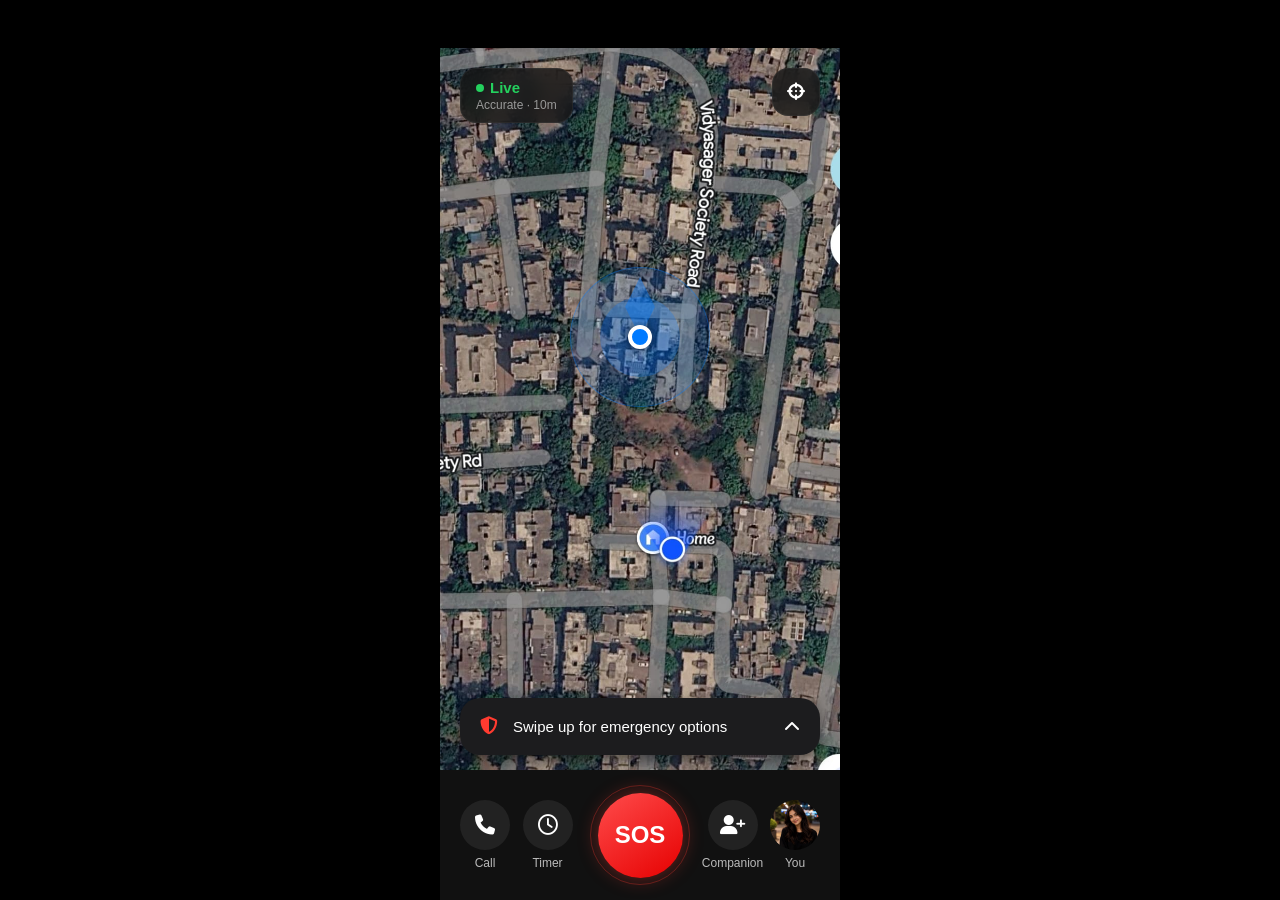
<file: SOS_Application/assets/web/index.html>
<!DOCTYPE html>
<html lang="en">
<head>
    <meta charset="UTF-8">
    <meta name="viewport" content="width=device-width, initial-scale=1.0, maximum-scale=1.0, user-scalable=no">
    <title>SOS Mobile App Interface</title>
    <link rel="stylesheet" href="./css/style.css">
    <!-- FontAwesome for Icons -->
    <link rel="stylesheet" href="https://cdnjs.cloudflare.com/ajax/libs/font-awesome/6.4.0/css/all.min.css">
</head>
<body>

    <div class="mobile-container">
        <!-- Top Status Bar - Left empty to keep the space vacant -->
        <div class="status-bar"></div>

        <!-- Map Area -->
        <div class="map-area">
            <!-- Satellite Map Image -->
            <img src="./Map.jpeg" alt="Satellite View Map" class="satellite-map-img">
            
            <!-- Top Overlay Indicators -->
            <div class="top-overlays">
                <div class="live-status">
                    <div class="status-title">
                        <span class="dot"></span> Live
                    </div>
                    <div class="status-subtitle">Accurate &middot; 10m</div>
                </div>
                
                <button class="locate-btn">
                    <i class="fa-solid fa-crosshairs"></i>
                </button>
            </div>

            <!-- User Central Location -->
            <div class="user-location">
                <div class="pulse-ring outer"></div>
                <div class="pulse-ring inner"></div>
                <div class="location-dot"></div>
                <div class="view-cone"></div>
            </div>

            <!-- Emergency Swipe Bar -->
            <div class="swipe-bar" id="swipeBar">
                <div class="shield-icon">
                    <i class="fa-solid fa-shield-halved"></i>
                </div>
                <span class="swipe-text">Swipe up for emergency options</span>
                <i class="fa-solid fa-chevron-up"></i>
            </div>
        </div>

        <!-- Bottom Action Sheet -->
        <div class="bottom-sheet">
            <!-- Navbar items changed to interactive buttons -->
           <button class="nav-item action-btn" onclick="window.location.href='./pages/Call-feature-1st.html'" style="text-decoration: none;">
    <div class="nav-icon"><i class="fa-solid fa-phone"></i></div>
    <span>Call</span>
</button>
            <button class="nav-item action-btn" onclick="window.location.href='./pages/Timer-1.html'" style="text-decoration: none;">
                <div class="nav-icon"><i class="fa-regular fa-clock"></i></div>
                <span>Timer</span>
            </button>
            
            <div class="sos-wrapper">
                <button class="sos-btn" id="sosBtn">SOS</button>
            </div>
            
            <button class="nav-item action-btn" onclick="window.location.href='./pages/Companion-matching.html'" style="text-decoration: none;">
                <div class="nav-icon"><i class="fa-solid fa-user-plus"></i></div>
                <span>Companion</span>
            </button>
            <a href="./pages/Dashboard.html" class="nav-item action-btn" style="text-decoration: none;">
                <div class="nav-icon profile-pic">
                    <img src="./Image.png" alt="You">
                </div>
                <span>You</span>
            </a>
        </div>
    </div>

    <script src="./js/script.js"></script>
</body>
</html>
</file>
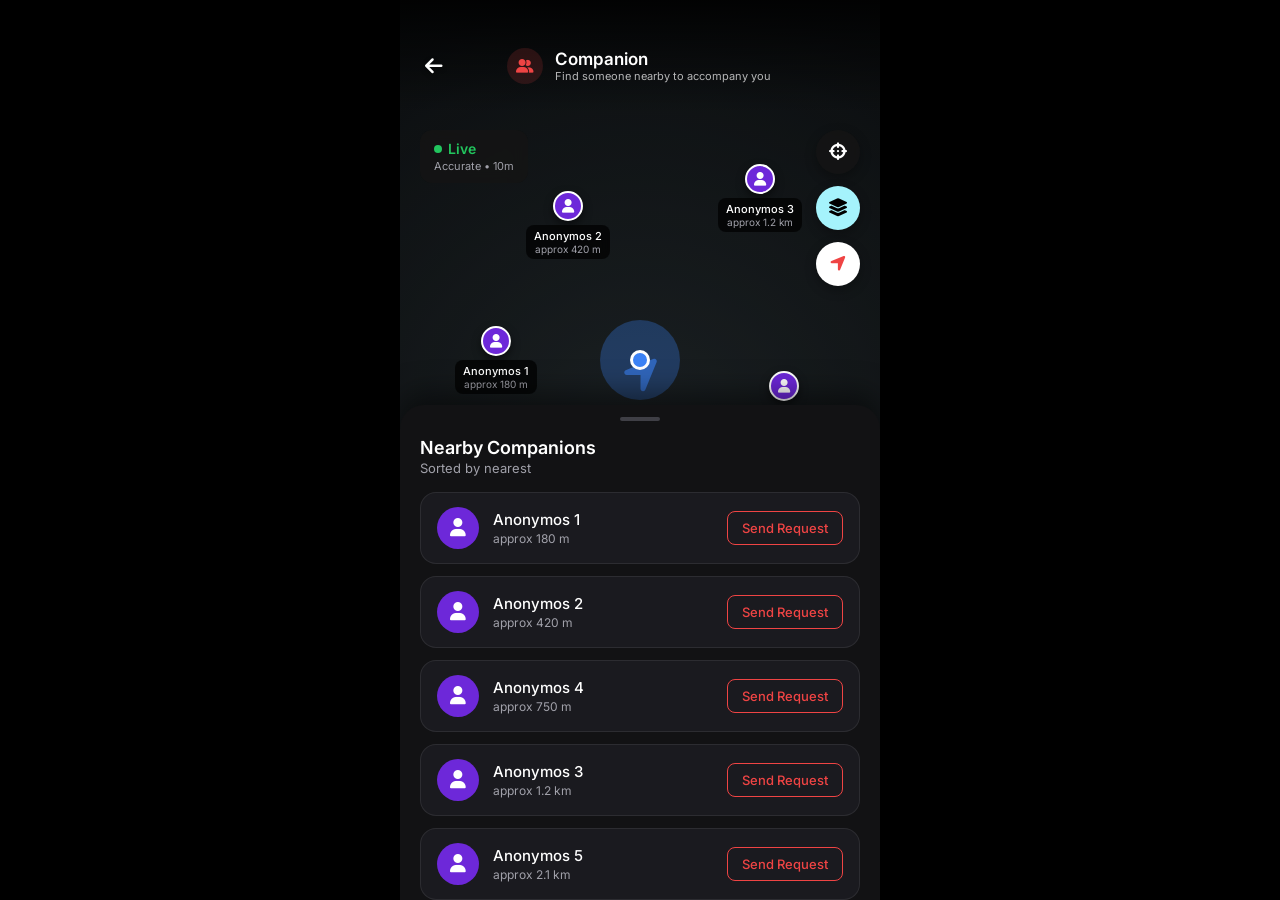
<file: SOS_Application/assets/web/pages/Companion-matching.html>
<!DOCTYPE html>
<html lang="en">
<head>
    <meta charset="UTF-8">
    <meta name="viewport" content="width=device-width, initial-scale=1.0, maximum-scale=1.0, user-scalable=no">
    <title>Companion</title>
    <link rel="stylesheet" href="../css/Companion-matching.css">
    <!-- FontAwesome for Icons -->
    <link rel="stylesheet" href="https://cdnjs.cloudflare.com/ajax/libs/font-awesome/6.4.0/css/all.min.css">
    <link href="https://fonts.googleapis.com/css2?family=Inter:wght@400;500;600;700&display=swap" rel="stylesheet">
</head>
<body>
    <div class="app-container">
        
        <!-- Full-Screen Map Background -->
        <div class="map-view">
            <!-- Central User Blip -->
            <div class="user-blip">
                <div class="pulse-ring"></div>
                <div class="blip-core"></div>
                <i class="fas fa-location-arrow dir-arrow"></i>
            </div>

            <!-- Map Markers -->
            <div class="map-marker" style="top: 40%; left: 20%;">
                <div class="marker-icon"><i class="fas fa-user"></i></div>
                <div class="marker-label">
                    <span>Anonymos 1</span>
                    <small>approx 180 m</small>
                </div>
            </div>

            <div class="map-marker" style="top: 25%; left: 35%;">
                <div class="marker-icon"><i class="fas fa-user"></i></div>
                <div class="marker-label">
                    <span>Anonymos 2</span>
                    <small>approx 420 m</small>
                </div>
            </div>

            <div class="map-marker" style="top: 22%; left: 75%;">
                <div class="marker-icon"><i class="fas fa-user"></i></div>
                <div class="marker-label">
                    <span>Anonymos 3</span>
                    <small>approx 1.2 km</small>
                </div>
            </div>
            
            <div class="map-marker" style="top: 45%; left: 80%;">
                <div class="marker-icon"><i class="fas fa-user"></i></div>
                <div class="marker-label">
                    <span>Anonymos 4</span>
                    <small>approx 750 m</small>
                </div>
            </div>
            
            <div class="map-marker" style="top: 70%; left: 60%;">
                <div class="marker-icon"><i class="fas fa-user"></i></div>
                <div class="marker-label">
                    <span>Anonymos 5</span>
                    <small>approx 2.1 km</small>
                </div>
            </div>
        </div>

        <!-- Floating UI Overlays -->
        <header class="top-nav glass-header">
            <button class="back-btn" onclick="goBack()"><i class="fas fa-arrow-left"></i></button>
            <div class="header-title-container">
                <div class="header-icon-box">
                    <i class="fas fa-user-friends"></i>
                </div>
                <div class="nav-title">
                    <h1>Companion</h1>
                    <p>Find someone nearby to accompany you</p>
                </div>
            </div>
            <!-- Settings icon removed -->
            <div style="width: 30px;"></div> <!-- Empty spacer to balance the flex layout -->
        </header>

        <!-- Live Status Badge -->
        <div class="live-badge">
            <div class="live-title"><span class="dot"></span> Live</div>
            <div class="live-sub">Accurate • 10m</div>
        </div>

        <!-- Map Controls (Right side) -->
        <div class="map-controls">
            <button class="map-btn"><i class="fas fa-crosshairs"></i></button>
            <button class="map-btn active-layer"><i class="fas fa-layer-group"></i></button>
            <button class="map-btn compass"><i class="fas fa-location-arrow"></i></button>
        </div>

        <!-- Interactive Bottom Sheet -->
        <div class="bottom-sheet" id="bottomSheet">
            
            <!-- Drag Area (Only this top part triggers the swipe to keep the list scrollable) -->
            <div class="drag-area" id="dragArea">
                <div class="drag-handle"></div>
                <div class="sheet-header">
                    <h2>Nearby Companions</h2>
                    <p>Sorted by nearest</p>
                </div>
            </div>

            <!-- Scrollable Companion List -->
            <div class="companion-list">
                <!-- Companion Item 1 -->
                <div class="companion-card">
                    <div class="comp-avatar"><i class="fas fa-user"></i></div>
                    <div class="comp-info">
                        <h3>Anonymos 1</h3>
                        <p>approx 180 m</p>
                    </div>
                    <button class="btn-request" onclick="toggleRequest(this)">Send Request</button>
                </div>

                <!-- Companion Item 2 -->
                <div class="companion-card">
                    <div class="comp-avatar"><i class="fas fa-user"></i></div>
                    <div class="comp-info">
                        <h3>Anonymos 2</h3>
                        <p>approx 420 m</p>
                    </div>
                    <button class="btn-request" onclick="toggleRequest(this)">Send Request</button>
                </div>

                <!-- Companion Item 3 -->
                <div class="companion-card">
                    <div class="comp-avatar"><i class="fas fa-user"></i></div>
                    <div class="comp-info">
                        <h3>Anonymos 4</h3>
                        <p>approx 750 m</p>
                    </div>
                    <button class="btn-request" onclick="toggleRequest(this)">Send Request</button>
                </div>

                <!-- Companion Item 4 -->
                <div class="companion-card">
                    <div class="comp-avatar"><i class="fas fa-user"></i></div>
                    <div class="comp-info">
                        <h3>Anonymos 3</h3>
                        <p>approx 1.2 km</p>
                    </div>
                    <button class="btn-request" onclick="toggleRequest(this)">Send Request</button>
                </div>
                
                <!-- Companion Item 5 -->
                <div class="companion-card">
                    <div class="comp-avatar"><i class="fas fa-user"></i></div>
                    <div class="comp-info">
                        <h3>Anonymos 5</h3>
                        <p>approx 2.1 km</p>
                    </div>
                    <button class="btn-request" onclick="toggleRequest(this)">Send Request</button>
                </div>
            </div>
            <!-- Privacy banner section removed -->
        </div>
    </div>

    <script src="../js/Companion-matching.js"></script>
</body>
</html>
</file>
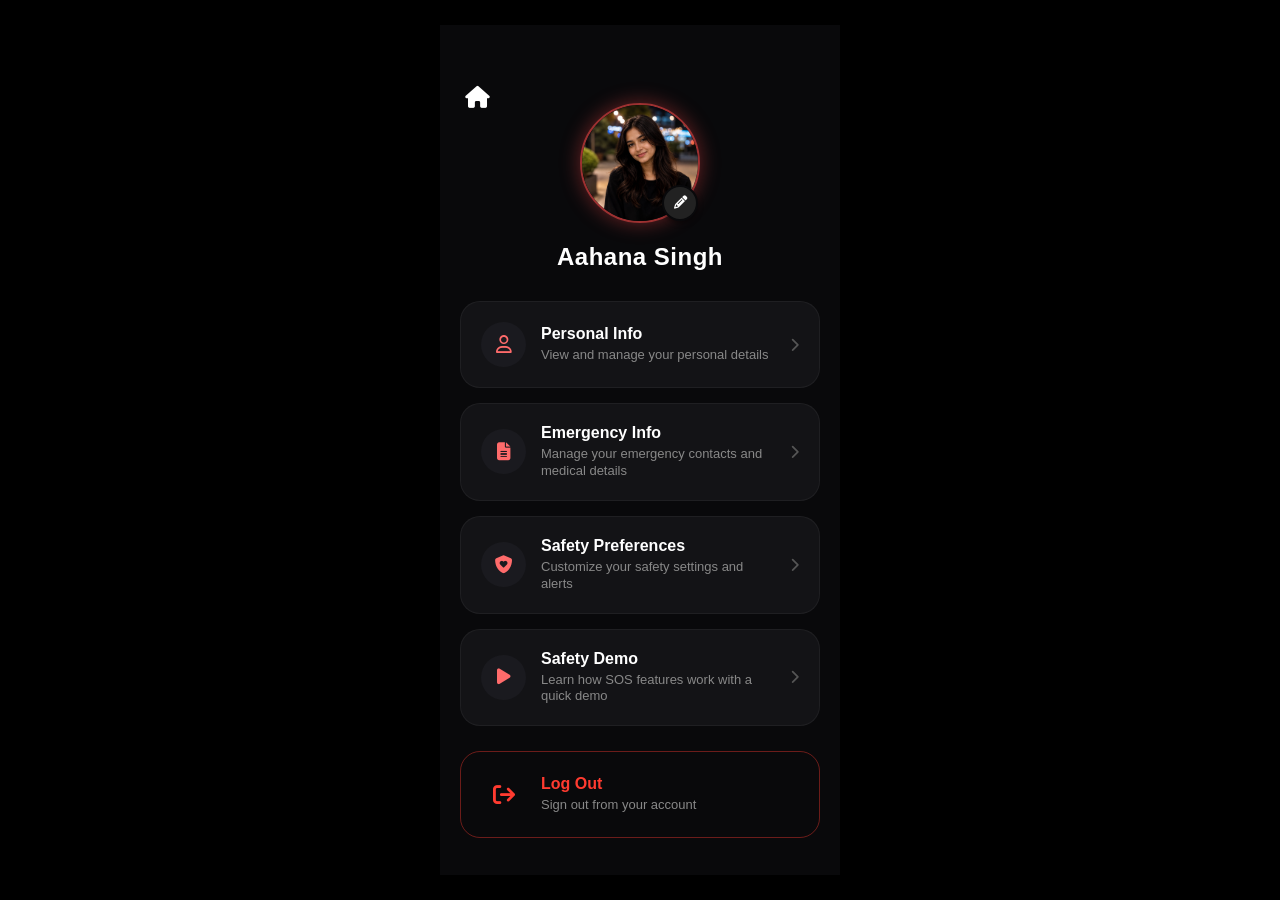
<file: SOS_Application/assets/web/pages/Dashboard.html>
<!DOCTYPE html>
<html lang="en">
<head>
    <meta charset="UTF-8">
    <meta name="viewport" content="width=device-width, initial-scale=1.0, maximum-scale=1.0, user-scalable=no">
    <title>Profile Settings</title>
    <link rel="stylesheet" href="../css/Dashboard.css">
    <!-- FontAwesome for Icons -->
    <link rel="stylesheet" href="https://cdnjs.cloudflare.com/ajax/libs/font-awesome/6.4.0/css/all.min.css">
</head>
<body>

    <div class="mobile-container">
        <!-- Top Status Bar - Left empty to keep the space vacant -->
        <div class="status-bar"></div>

        <!-- Home Button (Static, outside the scroll area) -->
        <a href="../index.html" class="home-nav-icon" aria-label="Go to Home">
            <i class="fa-solid fa-house"></i>
        </a>

        <!-- Scrollable Content starts here -->
        <div class="content-scroll">
            <!-- Profile Section -->
            <div class="profile-section">
                <div class="avatar-wrapper">
                    <!-- Profile Image (Click to enlarge) -->
                    <img src="../Image.png" alt="Aahana Singh" id="profileImage" class="profile-img">
                    
                    <!-- Edit Pencil Icon (Click to edit) -->
                    <button class="edit-avatar-btn" id="editAvatarBtn" aria-label="Edit profile picture">
                        <i class="fa-solid fa-pencil"></i>
                    </button>
                    
                    <!-- Hidden File Input -->
                    <input type="file" id="imageUpload" accept="image/*" hidden>
                </div>
                <h1 class="user-name">Aahana Singh</h1>
            </div>

           <!-- Menu Sections -->
            <div class="menu-list">
                <!-- Personal Info Card -->
                <button class="menu-card" onclick="window.location.href='../pages/Personal-info.html'">
                    <div class="card-icon"><i class="fa-regular fa-user"></i></div>
                    <div class="card-text">
                        <h3>Personal Info</h3>
                        <p>View and manage your personal details</p>
                    </div>
                    <i class="fa-solid fa-chevron-right chevron"></i>
                </button>

                <!-- Emergency Info Card -->
                <button class="menu-card" onclick="window.location.href='../pages/Emergency-info.html'">
                    <div class="card-icon red-icon"><i class="fa-solid fa-file-lines"></i></div>
                    <div class="card-text">
                        <h3>Emergency Info</h3>
                        <p>Manage your emergency contacts and medical details</p>
                    </div>
                    <i class="fa-solid fa-chevron-right chevron"></i>
                </button>

                <!-- Safety Preferences Card -->
                <button class="menu-card" onclick="window.location.href='SafetyPreferences.html'">
                    <div class="card-icon red-icon"><i class="fa-solid fa-shield-heart"></i></div>
                    <div class="card-text">
                        <h3>Safety Preferences</h3>
                        <p>Customize your safety settings and alerts</p>
                    </div>
                    <i class="fa-solid fa-chevron-right chevron"></i>
                </button>

                <!-- Safety Demo Card -->
                <button class="menu-card" onclick="window.location.href='SafetyDemo.html'">
                    <div class="card-icon red-icon"><i class="fa-solid fa-play"></i></div>
                    <div class="card-text">
                        <h3>Safety Demo</h3>
                        <p>Learn how SOS features work with a quick demo</p>
                    </div>
                    <i class="fa-solid fa-chevron-right chevron"></i>
                </button>

                <!-- Log Out Card -->
                <button class="menu-card logout-card" onclick="window.location.href='Login.html'">
                    <div class="card-icon logout-icon"><i class="fa-solid fa-arrow-right-from-bracket"></i></div>
                    <div class="card-text">
                        <h3>Log Out</h3>
                        <p>Sign out from your account</p>
                    </div>
                </button>
            </div>

        <!-- Image Enlargement Modal -->
        <div class="image-modal" id="imageModal">
            <button class="close-modal" id="closeModalBtn"><i class="fa-solid fa-xmark"></i></button>
            <img src="../Image.png" alt="Enlarged Profile" id="enlargedImage">
        </div>
    </div>

    <script src="../js/Dashboard.js"></script>
</body>
</html>
</file>
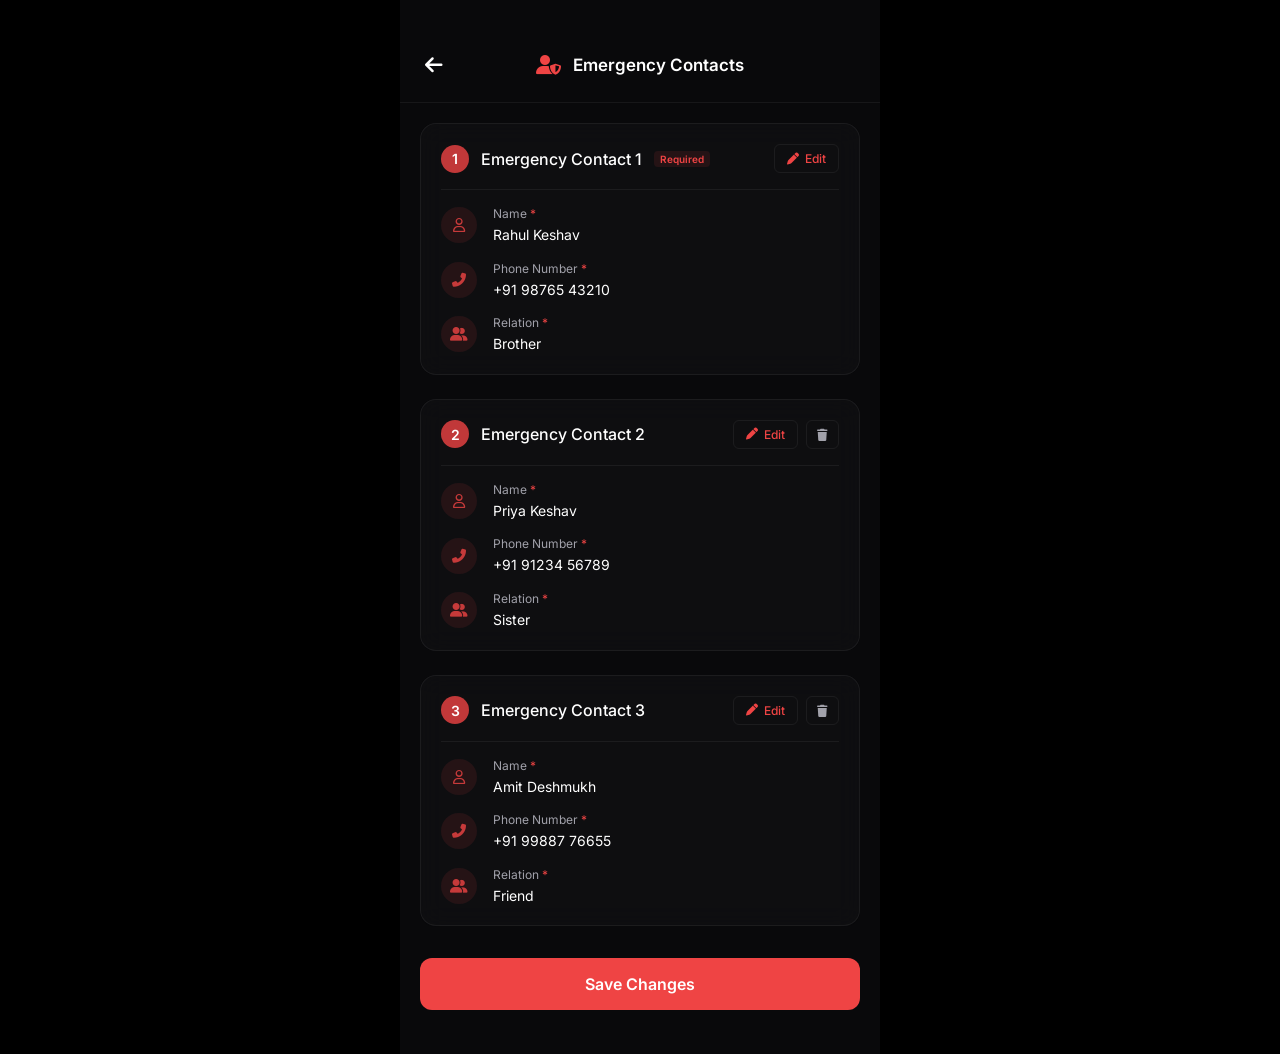
<file: SOS_Application/assets/web/pages/Emergency-contacts.html>
<!DOCTYPE html>
<html lang="en">
<head>
    <meta charset="UTF-8">
    <meta name="viewport" content="width=device-width, initial-scale=1.0, maximum-scale=1.0, user-scalable=no">
    <title>Emergency Contacts</title>
    <link rel="stylesheet" href="../css/Emergency-contacts.css">
    <!-- FontAwesome for Icons -->
    <link rel="stylesheet" href="https://cdnjs.cloudflare.com/ajax/libs/font-awesome/6.4.0/css/all.min.css">
    <link href="https://fonts.googleapis.com/css2?family=Inter:wght@400;500;600;700&display=swap" rel="stylesheet">
</head>
<body>
    <div class="app-container">
        <!-- Header -->
        <header class="top-nav">
            <button class="back-btn" onclick="goBack()"><i class="fas fa-arrow-left"></i></button>
            <div class="header-title-container">
                <div class="header-icon-box">
                    <i class="fas fa-user-shield"></i>
                </div>
                <div class="nav-title">
                    <h1>Emergency Contacts</h1>
                </div>
            </div>
            <div class="placeholder-spacer"></div>
        </header>

        <div class="content-scroll" id="contacts-container">
            
            <!-- Contact Card 1 (Required, No Delete Option) -->
            <div class="contact-card glass-panel" id="card-1">
                <div class="card-header">
                    <div class="header-left">
                        <div class="contact-number">1</div>
                        <h2>Emergency Contact 1</h2>
                        <span class="tag-required">Required</span>
                    </div>
                    <div class="header-actions">
                        <button class="edit-btn" onclick="toggleContactEdit(1, this)">
                            <i class="fas fa-pen"></i> Edit
                        </button>
                    </div>
                </div>
                
                <div class="card-body">
                    <div class="detail-row">
                        <div class="row-icon"><i class="far fa-user"></i></div>
                        <div class="row-content">
                            <label>Name <span class="req">*</span></label>
                            <span class="value" id="val-name-1">Rahul Keshav</span>
                        </div>
                    </div>
                    <div class="detail-row">
                        <div class="row-icon"><i class="fas fa-phone-alt"></i></div>
                        <div class="row-content">
                            <label>Phone Number <span class="req">*</span></label>
                            <span class="value" id="val-phone-1">+91 98765 43210</span>
                        </div>
                    </div>
                    <div class="detail-row">
                        <div class="row-icon"><i class="fas fa-user-friends"></i></div>
                        <div class="row-content">
                            <label>Relation <span class="req">*</span></label>
                            <span class="value" id="val-relation-1">Brother</span>
                        </div>
                    </div>
                </div>
            </div>

            <!-- Contact Card 2 (With Delete Option) -->
            <div class="contact-card glass-panel" id="card-2">
                <div class="card-header">
                    <div class="header-left">
                        <div class="contact-number">2</div>
                        <h2>Emergency Contact 2</h2>
                    </div>
                    <div class="header-actions">
                        <button class="edit-btn" onclick="toggleContactEdit(2, this)">
                            <i class="fas fa-pen"></i> Edit
                        </button>
                        <button class="delete-btn" onclick="deleteContact(2)">
                            <i class="fas fa-trash"></i>
                        </button>
                    </div>
                </div>
                
                <div class="card-body">
                    <div class="detail-row">
                        <div class="row-icon"><i class="far fa-user"></i></div>
                        <div class="row-content">
                            <label>Name <span class="req">*</span></label>
                            <span class="value" id="val-name-2">Priya Keshav</span>
                        </div>
                    </div>
                    <div class="detail-row">
                        <div class="row-icon"><i class="fas fa-phone-alt"></i></div>
                        <div class="row-content">
                            <label>Phone Number <span class="req">*</span></label>
                            <span class="value" id="val-phone-2">+91 91234 56789</span>
                        </div>
                    </div>
                    <div class="detail-row">
                        <div class="row-icon"><i class="fas fa-user-friends"></i></div>
                        <div class="row-content">
                            <label>Relation <span class="req">*</span></label>
                            <span class="value" id="val-relation-2">Sister</span>
                        </div>
                    </div>
                </div>
            </div>

            <!-- Contact Card 3 (With Delete Option) -->
            <div class="contact-card glass-panel" id="card-3">
                <div class="card-header">
                    <div class="header-left">
                        <div class="contact-number">3</div>
                        <h2>Emergency Contact 3</h2>
                    </div>
                    <div class="header-actions">
                        <button class="edit-btn" onclick="toggleContactEdit(3, this)">
                            <i class="fas fa-pen"></i> Edit
                        </button>
                        <button class="delete-btn" onclick="deleteContact(3)">
                            <i class="fas fa-trash"></i>
                        </button>
                    </div>
                </div>
                
                <div class="card-body">
                    <div class="detail-row">
                        <div class="row-icon"><i class="far fa-user"></i></div>
                        <div class="row-content">
                            <label>Name <span class="req">*</span></label>
                            <span class="value" id="val-name-3">Amit Deshmukh</span>
                        </div>
                    </div>
                    <div class="detail-row">
                        <div class="row-icon"><i class="fas fa-phone-alt"></i></div>
                        <div class="row-content">
                            <label>Phone Number <span class="req">*</span></label>
                            <span class="value" id="val-phone-3">+91 99887 76655</span>
                        </div>
                    </div>
                    <div class="detail-row">
                        <div class="row-icon"><i class="fas fa-user-friends"></i></div>
                        <div class="row-content">
                            <label>Relation <span class="req">*</span></label>
                            <span class="value" id="val-relation-3">Friend</span>
                        </div>
                    </div>
                </div>
            </div>

            <!-- Add Contact Button (Hidden initially since there are 3 contacts) -->
            <button id="add-contact-btn" class="btn-dashed" onclick="addNewContact()" style="display: none;">
                <i class="fas fa-plus-circle"></i> Add Emergency Contact
            </button>

            <!-- Global Save Action -->
            <div class="bottom-action">
                <button class="btn-save-global" onclick="saveAllChanges()">Save Changes</button>
            </div>

        </div>
    </div>

    <script src="../js/Emergency-contacts.js"></script>
</body>
</html>
</file>
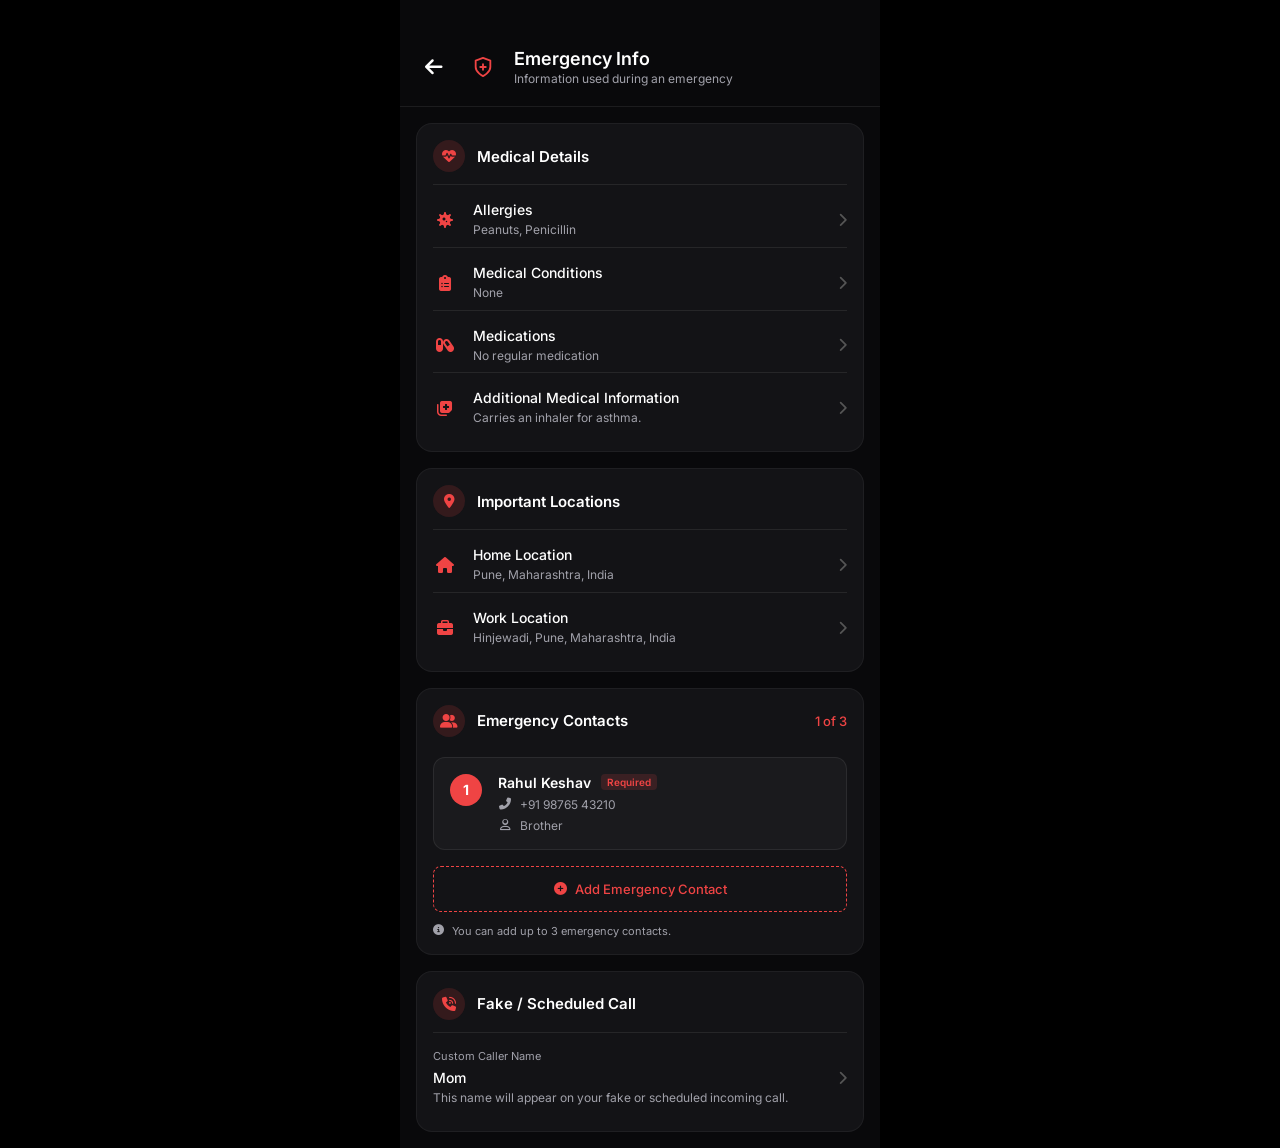
<file: SOS_Application/assets/web/pages/Emergency-info.html>
<!DOCTYPE html>
<html lang="en">
<head>
    <meta charset="UTF-8">
    <meta name="viewport" content="width=device-width, initial-scale=1.0, maximum-scale=1.0, user-scalable=no">
    <title>Emergency Info</title>
    <link rel="stylesheet" href="../css/Emergency-info.css">
    <!-- FontAwesome for Icons -->
    <link rel="stylesheet" href="https://cdnjs.cloudflare.com/ajax/libs/font-awesome/6.4.0/css/all.min.css">
    <link href="https://fonts.googleapis.com/css2?family=Inter:wght@400;500;600;700&display=swap" rel="stylesheet">
</head>
<body>
    <div class="app-container">
        <!-- Top space is reserved via CSS padding for mobile status bar -->

        <!-- Header -->
        <header class="top-nav">
           <button class="back-btn" onclick="window.location.href='Dashboard.html'"><i class="fas fa-arrow-left"></i></button>
            <div class="header-title-container">
                <!-- Replaced invisible Pro FA icon with a guaranteed SVG Medical Shield -->
                <div class="header-icon-box">
                    <svg viewBox="0 0 24 24" width="22" height="22" stroke="currentColor" stroke-width="2" fill="none" stroke-linecap="round" stroke-linejoin="round">
                        <path d="M12 22s8-4 8-10V5l-8-3-8 3v7c0 6 8 10 8 10z"></path>
                        <line x1="12" y1="9" x2="12" y2="15"></line>
                        <line x1="9" y1="12" x2="15" y2="12"></line>
                    </svg>
                </div>
                <div class="nav-title">
                    <h1>Emergency Info</h1>
                    <p>Information used during an emergency</p>
                </div>
            </div>
        </header>

        <div class="content-scroll">
            
            <!-- ENTIRE MEDICAL SECTION IS CLICKABLE -->
            <section class="info-card clickable-card" onclick="window.location.href='Medical-info.html'">
                <div class="card-header">
                    <div class="icon-circle"><i class="fas fa-heartbeat"></i></div>
                    <h2>Medical Details</h2>
                </div>
                
                <!-- Inner items use <div> to prevent invalid nested clicks -->
                <div class="list-item">
                    <div class="item-icon"><i class="fas fa-virus"></i></div>
                    <div class="item-content">
                        <h3>Allergies</h3>
                        <p>Peanuts, Penicillin</p>
                    </div>
                    <i class="fas fa-chevron-right chevron"></i>
                </div>

                <div class="list-item">
                    <div class="item-icon"><i class="fas fa-clipboard-list"></i></div>
                    <div class="item-content">
                        <h3>Medical Conditions</h3>
                        <p>None</p>
                    </div>
                    <i class="fas fa-chevron-right chevron"></i>
                </div>

                <div class="list-item">
                    <div class="item-icon"><i class="fas fa-capsules"></i></div>
                    <div class="item-content">
                        <h3>Medications</h3>
                        <p>No regular medication</p>
                    </div>
                    <i class="fas fa-chevron-right chevron"></i>
                </div>

                <div class="list-item">
                    <div class="item-icon"><i class="fas fa-notes-medical"></i></div>
                    <div class="item-content">
                        <h3>Additional Medical Information</h3>
                        <p>Carries an inhaler for asthma.</p>
                    </div>
                    <i class="fas fa-chevron-right chevron"></i>
                </div>
            </section>

            <!-- ENTIRE IMPORTANT LOCATIONS SECTION IS NOW CLICKABLE -->
            <section class="info-card clickable-card" onclick="window.location.href='../pages/Emergency-locations.html'">
                <div class="card-header">
                    <div class="icon-circle"><i class="fas fa-map-marker-alt"></i></div>
                    <h2>Important Locations</h2>
                </div>
                
                <!-- Changed from <button> to <div> to prevent invalid nested clicks -->
                <div class="list-item">
                    <div class="item-icon"><i class="fas fa-home"></i></div>
                    <div class="item-content">
                        <h3>Home Location</h3>
                        <p>Pune, Maharashtra, India</p>
                    </div>
                    <i class="fas fa-chevron-right chevron"></i>
                </div>

                <div class="list-item">
                    <div class="item-icon"><i class="fas fa-briefcase"></i></div>
                    <div class="item-content">
                        <h3>Work Location</h3>
                        <p>Hinjewadi, Pune, Maharashtra, India</p>
                    </div>
                    <i class="fas fa-chevron-right chevron"></i>
                </div>
            </section>

            <!-- ENTIRE EMERGENCY CONTACTS SECTION IS CLICKABLE -->
            <section class="info-card clickable-card" onclick="window.location.href='Emergency-contacts.html'">
                <div class="card-header split-header">
                    <div class="header-left">
                        <div class="icon-circle"><i class="fas fa-user-friends"></i></div>
                        <h2>Emergency Contacts</h2>
                    </div>
                    <span class="counter">1 of 3</span>
                </div>
                
                <div class="contact-card">
                    <div class="contact-avatar">1</div>
                    <div class="contact-details">
                        <div class="contact-name-row">
                            <h3>Rahul Keshav</h3>
                            <span class="tag-required">Required</span>
                        </div>
                        <div class="contact-info-row">
                            <i class="fas fa-phone-alt"></i>
                            <p>+91 98765 43210</p>
                        </div>
                        <div class="contact-info-row">
                            <i class="far fa-user"></i>
                            <p>Brother</p>
                        </div>
                    </div>
                </div>

                <div class="btn-dashed">
                    <i class="fas fa-plus-circle"></i> Add Emergency Contact
                </div>
                
                <div class="card-footer">
                    <i class="fas fa-info-circle"></i>
                    <p>You can add up to 3 emergency contacts.</p>
                </div>
            </section>

            <!-- ENTIRE FAKE / SCHEDULED CALL SECTION IS CLICKABLE -->
            <section class="info-card clickable-card" onclick="window.location.href='../pages/Emergency-call(Dashboard).html'">
                <div class="card-header">
                    <div class="icon-circle"><i class="fas fa-phone-volume"></i></div>
                    <h2>Fake / Scheduled Call</h2>
                </div>
                
                <div class="list-item">
                    <div class="item-content">
                        <span class="sub-label">Custom Caller Name</span>
                        <h3>Mom</h3>
                        <p>This name will appear on your fake or scheduled incoming call.</p>
                    </div>
                    <i class="fas fa-chevron-right chevron"></i>
                </div>
            </section>
        </div>
    </div>

    <script src="../js/Emergency-info.js"></script>
</body>
</html>
</file>
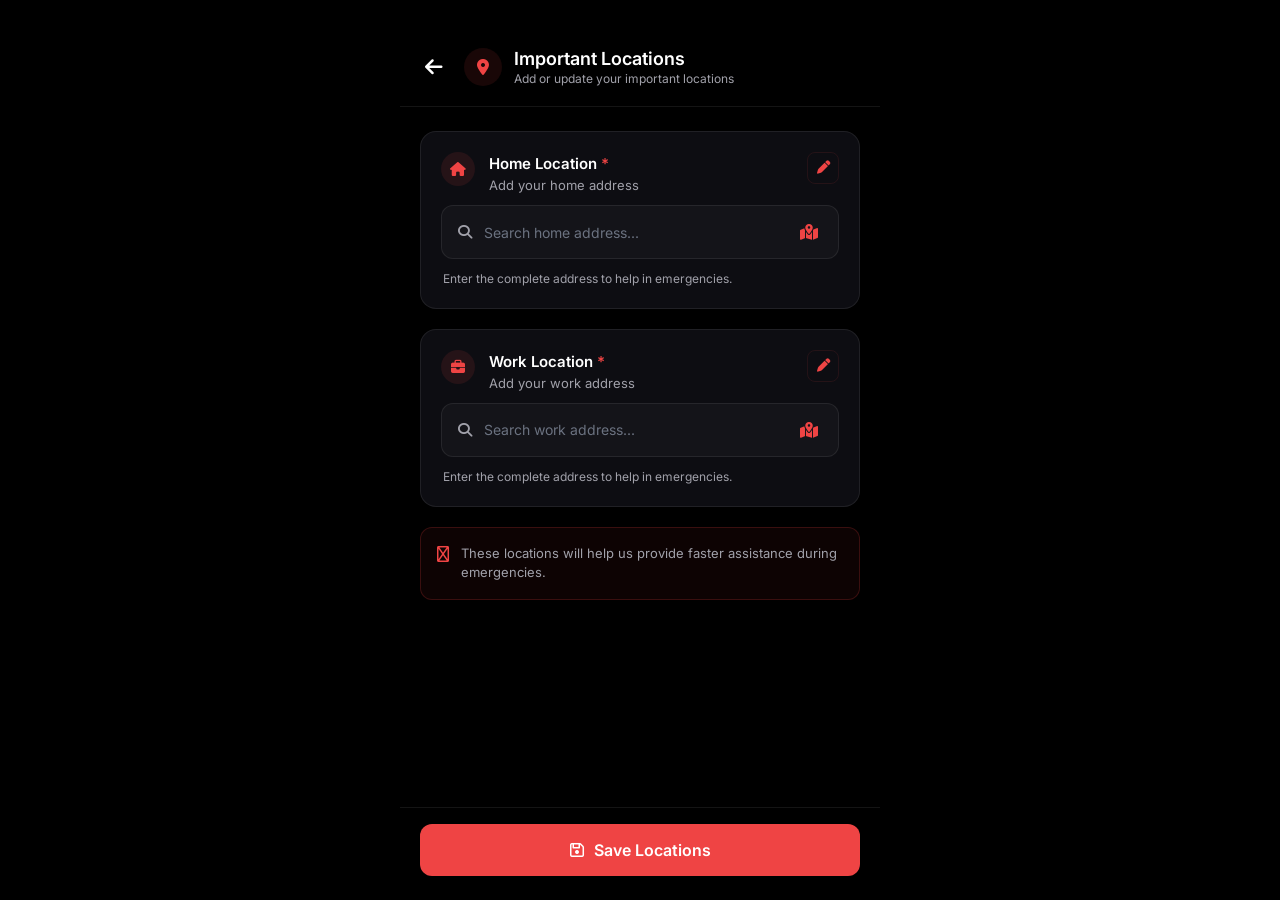
<file: SOS_Application/assets/web/pages/Emergency-locations.html>
<!DOCTYPE html>
<html lang="en">
<head>
    <meta charset="UTF-8">
    <meta name="viewport" content="width=device-width, initial-scale=1.0, maximum-scale=1.0, user-scalable=no">
    <title>Important Locations</title>
    <link rel="stylesheet" href="../css/Emergency-locations.css">
    <!-- FontAwesome for Icons -->
    <link rel="stylesheet" href="https://cdnjs.cloudflare.com/ajax/libs/font-awesome/6.4.0/css/all.min.css">
    <link href="https://fonts.googleapis.com/css2?family=Inter:wght@400;500;600;700&display=swap" rel="stylesheet">
</head>
<body>
    <div class="app-container">
        <!-- Header -->
        <header class="top-nav">
            <button class="back-btn" onclick="goBack()"><i class="fas fa-arrow-left"></i></button>
            <div class="header-title-container">
                <div class="header-icon-box">
                    <i class="fas fa-map-marker-alt"></i>
                </div>
                <div class="nav-title">
                    <h1>Important Locations</h1>
                    <p>Add or update your important locations</p>
                </div>
            </div>
        </header>

        <main class="content-scroll">
            
            <!-- Home Location Card -->
            <section class="info-card">
                <div class="card-header split-header">
                    <div class="header-left">
                        <div class="icon-circle"><i class="fas fa-home"></i></div>
                        <div class="header-text">
                            <h2>Home Location <span class="req">*</span></h2>
                            <p>Add your home address</p>
                        </div>
                    </div>
                    <!-- Top Right Edit Button -->
                    <button class="edit-btn" id="homeEditBtn" onclick="toggleEdit('homeAddress', 'homeEditBtn')">
                        <i class="fas fa-pen"></i>
                    </button>
                </div>
                
                <div class="location-input-box" id="homeInputBox">
                    <i class="fas fa-search search-icon"></i>
                    <input type="text" id="homeAddress" placeholder="Search home address..." readonly>
                    <!-- Hook this button to your Maps API Modal -->
                    <button class="map-picker-btn" onclick="openMapPicker('homeAddress')" title="Select on map">
                        <i class="fas fa-map-marked-alt"></i>
                    </button>
                </div>
                <p class="helper-text">Enter the complete address to help in emergencies.</p>
            </section>

            <!-- Work Location Card -->
            <section class="info-card">
                <div class="card-header split-header">
                    <div class="header-left">
                        <div class="icon-circle"><i class="fas fa-briefcase"></i></div>
                        <div class="header-text">
                            <h2>Work Location <span class="req">*</span></h2>
                            <p>Add your work address</p>
                        </div>
                    </div>
                    <!-- Top Right Edit Button -->
                    <button class="edit-btn" id="workEditBtn" onclick="toggleEdit('workAddress', 'workEditBtn')">
                        <i class="fas fa-pen"></i>
                    </button>
                </div>
                
                <div class="location-input-box" id="workInputBox">
                    <i class="fas fa-search search-icon"></i>
                    <input type="text" id="workAddress" placeholder="Search work address..." readonly>
                    <!-- Hook this button to your Maps API Modal -->
                    <button class="map-picker-btn" onclick="openMapPicker('workAddress')" title="Select on map">
                        <i class="fas fa-map-marked-alt"></i>
                    </button>
                </div>
                <p class="helper-text">Enter the complete address to help in emergencies.</p>
            </section>

            <!-- Privacy Notice Banner -->
            <div class="info-banner">
                <i class="far fa-info-circle banner-icon"></i>
                <p>These locations will help us provide faster assistance during emergencies.</p>
            </div>

        </main>

        <!-- Save Button -->
        <div class="bottom-action">
            <button class="btn-save-primary" onclick="saveLocations()">
                <i class="far fa-save"></i> Save Locations
            </button>
        </div>
    </div>

    <script src="../js/Emergency-locations.js"></script>
</body>
</html>
</file>
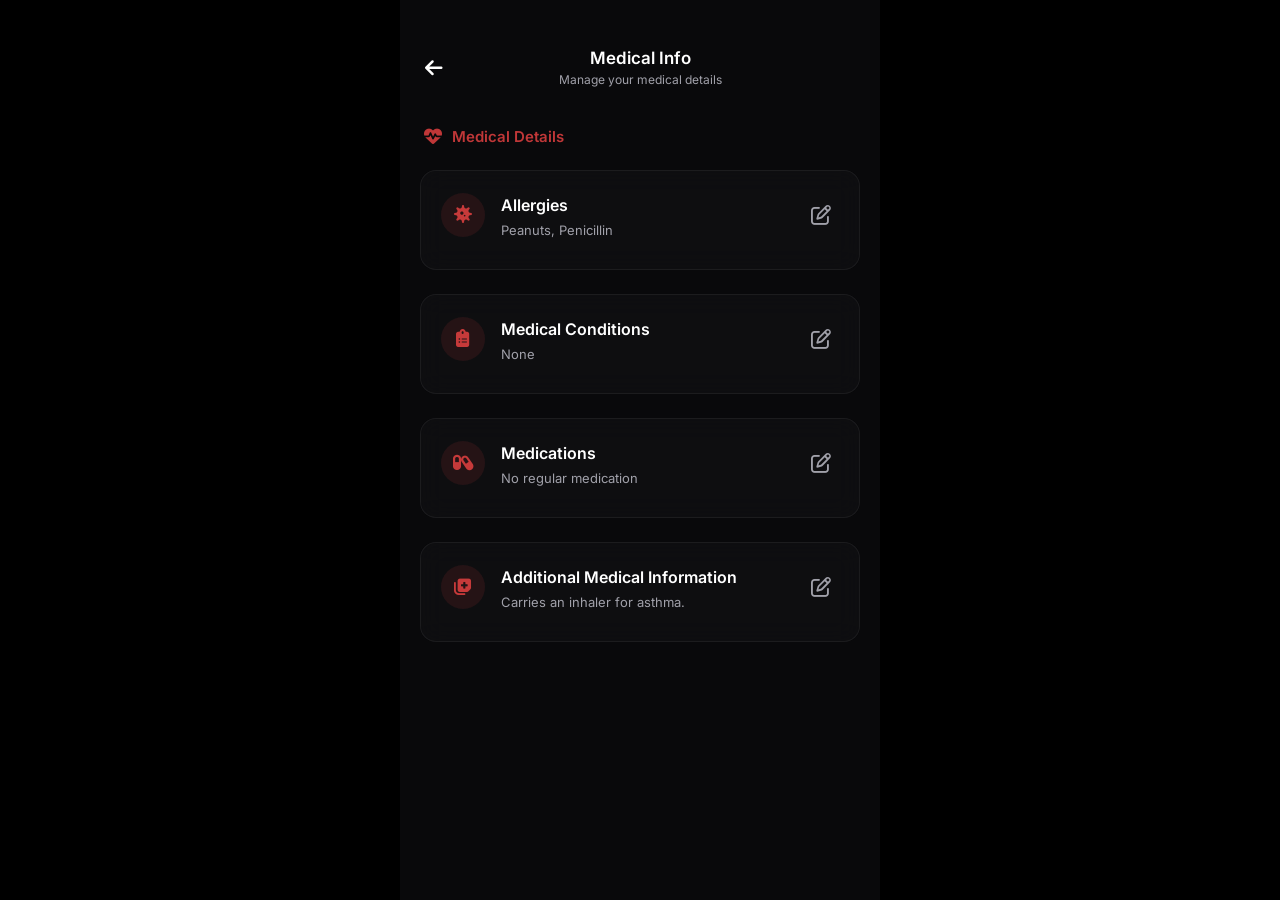
<file: SOS_Application/assets/web/pages/Medical-info.html>
<!DOCTYPE html>
<html lang="en">
<head>
    <meta charset="UTF-8">
    <meta name="viewport" content="width=device-width, initial-scale=1.0, maximum-scale=1.0, user-scalable=no">
    <title>Medical Info</title>
    <link rel="stylesheet" href="../css/Medical-info.css">
    <!-- FontAwesome for Icons -->
    <link rel="stylesheet" href="https://cdnjs.cloudflare.com/ajax/libs/font-awesome/6.4.0/css/all.min.css">
    <link href="https://fonts.googleapis.com/css2?family=Inter:wght@400;500;600;700&display=swap" rel="stylesheet">
</head>
<body>
    <div class="app-container">
        <!-- Header -->
        <header class="top-nav">
            <button class="back-btn" onclick="goBack()"><i class="fas fa-arrow-left"></i></button>
            <div class="nav-title">
                <h1>Medical Info</h1>
                <p>Manage your medical details</p>
            </div>
            <div class="placeholder-spacer"></div>
        </header>

        <div class="content-scroll">
            <!-- Section Title -->
            <div class="section-header">
                <i class="fas fa-heartbeat heart-icon"></i>
                <h2>Medical Details</h2>
            </div>

            <!-- Medical Cards List -->
            <div class="medical-list">
                
                <!-- Allergies Card -->
                <div class="medical-card glass-panel">
                    <div class="card-icon-box">
                        <i class="fas fa-virus"></i>
                    </div>
                    <div class="card-content">
                        <h3>Allergies</h3>
                        <span class="value" id="val-allergies">Peanuts, Penicillin</span>
                    </div>
                    <button class="edit-icon-btn" onclick="toggleEdit(this, 'val-allergies')">
                        <i class="far fa-edit"></i>
                    </button>
                </div>

                <!-- Medical Conditions Card -->
                <div class="medical-card glass-panel">
                    <div class="card-icon-box">
                        <i class="fas fa-clipboard-list"></i>
                    </div>
                    <div class="card-content">
                        <h3>Medical Conditions</h3>
                        <span class="value" id="val-conditions">None</span>
                    </div>
                    <button class="edit-icon-btn" onclick="toggleEdit(this, 'val-conditions')">
                        <i class="far fa-edit"></i>
                    </button>
                </div>

                <!-- Medications Card -->
                <div class="medical-card glass-panel">
                    <div class="card-icon-box">
                        <i class="fas fa-capsules"></i>
                    </div>
                    <div class="card-content">
                        <h3>Medications</h3>
                        <span class="value" id="val-medications">No regular medication</span>
                    </div>
                    <button class="edit-icon-btn" onclick="toggleEdit(this, 'val-medications')">
                        <i class="far fa-edit"></i>
                    </button>
                </div>

                <!-- Additional Medical Information Card -->
                <div class="medical-card glass-panel">
                    <div class="card-icon-box">
                        <i class="fas fa-notes-medical"></i>
                    </div>
                    <div class="card-content">
                        <h3>Additional Medical Information</h3>
                        <span class="value" id="val-additional">Carries an inhaler for asthma.</span>
                    </div>
                    <button class="edit-icon-btn" onclick="toggleEdit(this, 'val-additional')">
                        <i class="far fa-edit"></i>
                    </button>
                </div>

            </div>
        </div>
    </div>

    <script src="../js/Medical-info.js"></script>
</body>
</html>
</file>
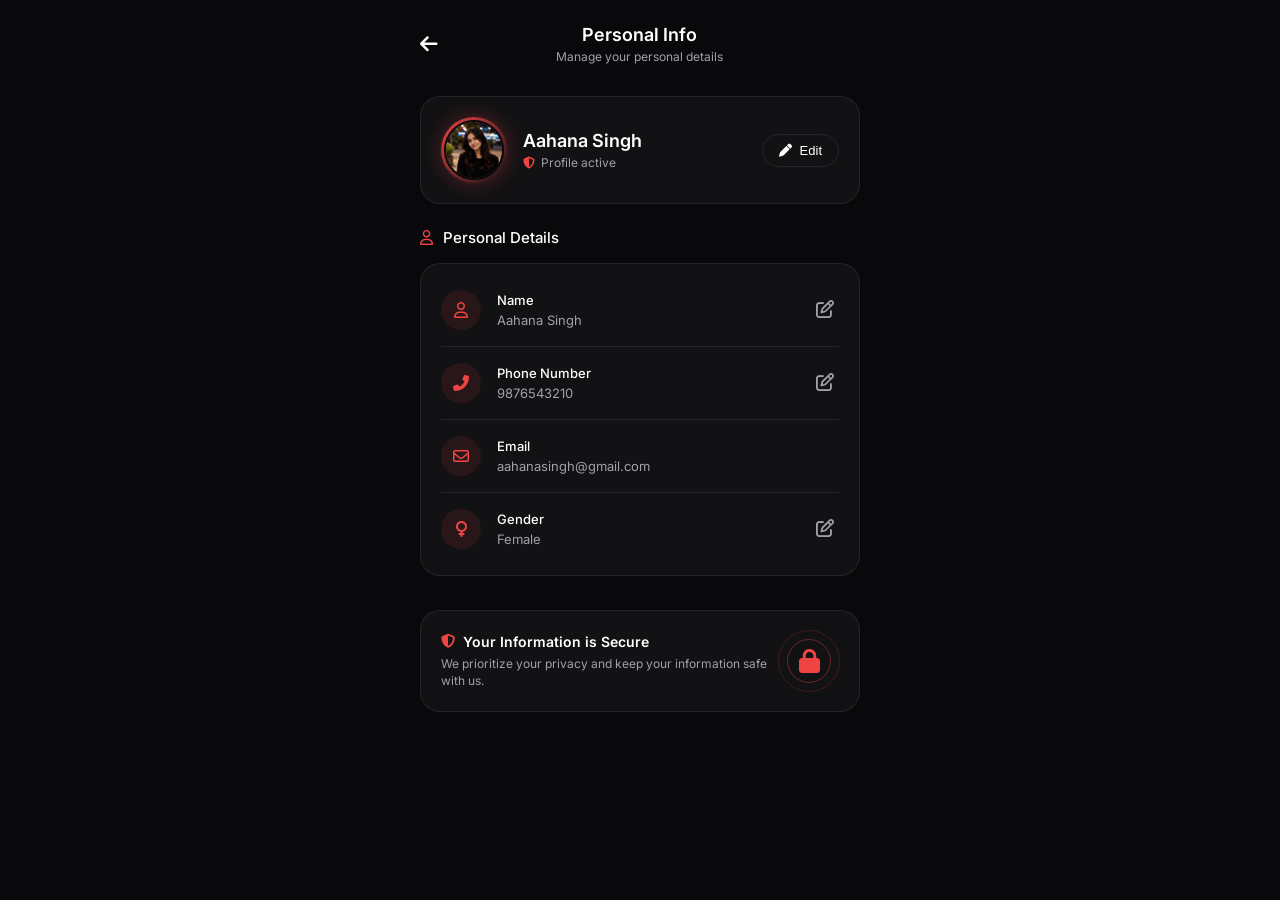
<file: SOS_Application/assets/web/pages/Personal-info.html>
<!DOCTYPE html>
<html lang="en">
<head>
    <meta charset="UTF-8">
    <meta name="viewport" content="width=device-width, initial-scale=1.0">
    <title>Personal Info</title>
    <link rel="stylesheet" href="../css/Personal-info.css">
    <!-- FontAwesome for Icons -->
    <link rel="stylesheet" href="https://cdnjs.cloudflare.com/ajax/libs/font-awesome/6.4.0/css/all.min.css">
    <!-- Google Fonts -->
    <link href="https://fonts.googleapis.com/css2?family=Inter:wght@400;500;600;700&display=swap" rel="stylesheet">
</head>
<body>
    <div class="app-container">
        <!-- Header -->
        <header class="top-nav">
           <a href="../index.html"> <button class="back-btn"><i class="fas fa-arrow-left"></i></button></a>
            <div class="nav-title">
                <h1>Personal Info</h1>
                <p>Manage your personal details</p>
            </div>
            <div class="placeholder-spacer"></div>
        </header>

        <!-- Profile Card -->
        <section class="profile-card glass-panel">
            <div class="profile-avatar-container">
                <!-- Added ID and onclick for enlargement -->
                <img src="../Image.png" alt="Aahana Singh" class="profile-img" id="profileImage">
            </div>
            <div class="profile-info">
                <h2>Aahana Singh</h2>
                <span class="status"><i class="fas fa-shield-alt"></i> Profile active</span>
            </div>
            
            <!-- Edit photo trigger -->
            <button class="btn-outline" onclick="document.getElementById('profile-upload').click()">
                <i class="fas fa-pen"></i> Edit
            </button>
            <!-- Hidden file input for uploading photo -->
            <input type="file" id="profile-upload" accept="Image.png" style="display: none;" onchange="updateProfilePhoto(event)">
        </section>

        <!-- Personal Details Section -->
        <section class="details-section">
            <h3 class="section-title"><i class="far fa-user"></i> Personal Details</h3>
            
            <div class="details-list glass-panel">
                <!-- Name Field -->
                <div class="detail-row">
                    <div class="icon-box"><i class="far fa-user"></i></div>
                    <div class="detail-content">
                        <label>Name</label>
                        <span class="value" id="val-name">Aahana Singh</span>
                    </div>
                    <button class="edit-icon-btn" onclick="toggleEdit(this, 'val-name')"><i class="far fa-edit"></i></button>
                </div>

                <!-- Phone Field -->
                <div class="detail-row">
                    <div class="icon-box"><i class="fas fa-phone-alt"></i></div>
                    <div class="detail-content">
                        <label>Phone Number</label>
                        <span class="value" id="val-phone">9876543210</span>
                    </div>
                    <button class="edit-icon-btn" onclick="toggleEdit(this, 'val-phone')"><i class="far fa-edit"></i></button>
                </div>

                <!-- Email Field (No Edit) -->
                <div class="detail-row">
                    <div class="icon-box"><i class="far fa-envelope"></i></div>
                    <div class="detail-content">
                        <label>Email</label>
                        <span class="value" id="val-email">aahanasingh@gmail.com</span>
                    </div>
                    <div class="edit-icon-spacer"></div> 
                </div>

                <!-- Gender Field -->
                <div class="detail-row">
                    <div class="icon-box"><i class="fas fa-venus"></i></div>
                    <div class="detail-content">
                        <label>Gender</label>
                        <span class="value" id="val-gender">Female</span>
                    </div>
                    <button class="edit-icon-btn" onclick="toggleEdit(this, 'val-gender')"><i class="far fa-edit"></i></button>
                </div>
            </div>
        </section>

        <!-- Security Banner -->
        <section class="security-banner glass-panel">
            <div class="security-content">
                <h4><i class="fas fa-shield-alt"></i> Your Information is Secure</h4>
                <p>We prioritize your privacy and keep your information safe with us.</p>
            </div>
            <div class="security-graphic">
                <i class="fas fa-lock lock-icon"></i>
            </div>
        </section>
    </div>

    <!-- Image Modal (Lightbox) for enlarged profile photo -->
    <div id="imageModal" class="modal">
        <span class="close-modal" onclick="closeModal()">&times;</span>
        <img class="modal-content" id="enlargedImg">
    </div>

    <script src="../js/Personal-info.js"></script>
</body>
</html>
</file>
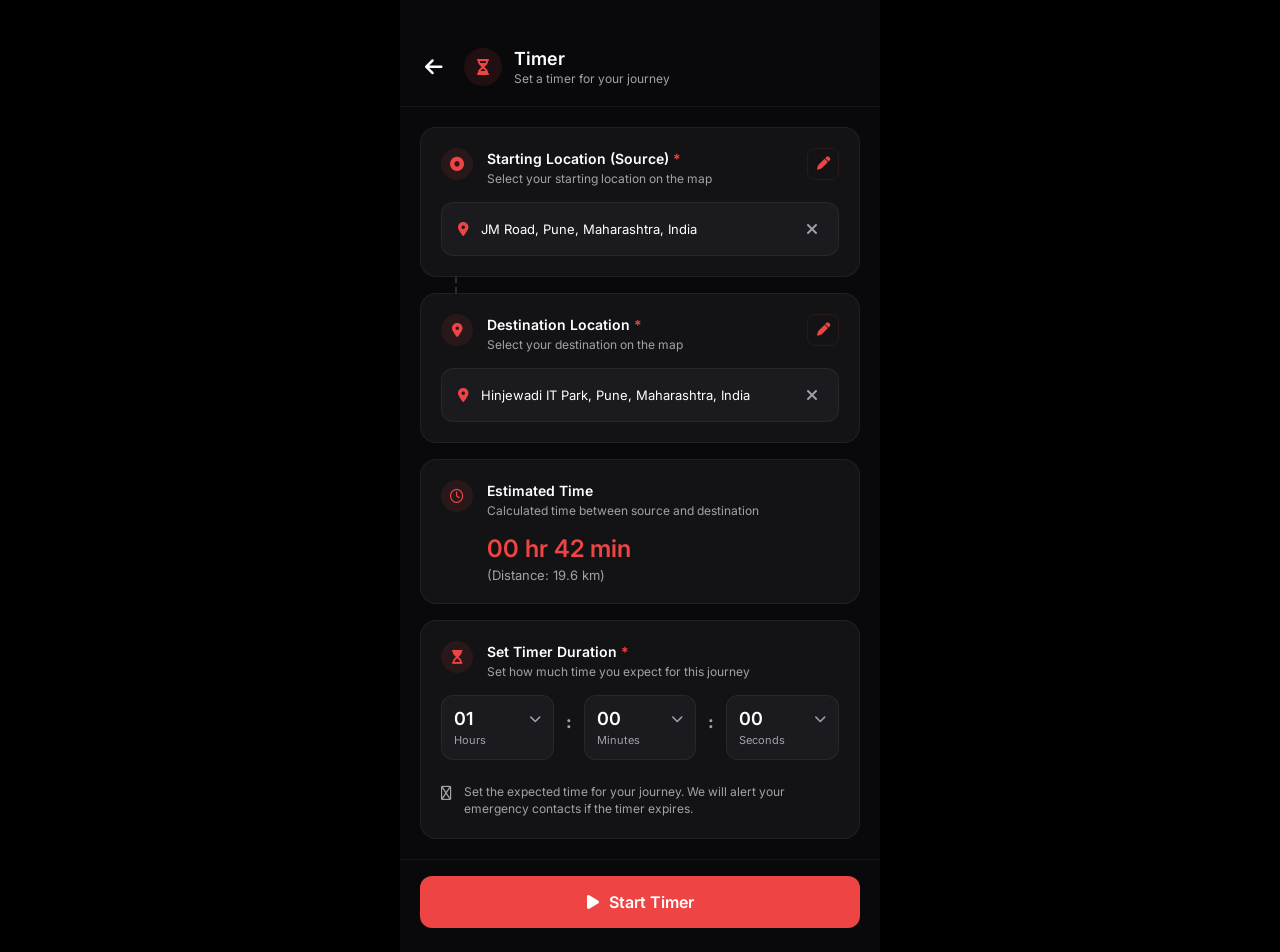
<file: SOS_Application/assets/web/pages/Timer-1.html>
<!DOCTYPE html>
<html lang="en">
<head>
    <meta charset="UTF-8">
    <meta name="viewport" content="width=device-width, initial-scale=1.0, maximum-scale=1.0, user-scalable=no">
    <title>Set Timer</title>
    <link rel="stylesheet" href="../css/Timer-1.css">
    <!-- FontAwesome for Icons -->
    <link rel="stylesheet" href="https://cdnjs.cloudflare.com/ajax/libs/font-awesome/6.4.0/css/all.min.css">
    <link href="https://fonts.googleapis.com/css2?family=Inter:wght@400;500;600;700&display=swap" rel="stylesheet">
</head>
<body>
    <div class="app-container">
        <!-- Header -->
        <header class="top-nav">
            <button class="back-btn" onclick="goBack()"><i class="fas fa-arrow-left"></i></button>
            <div class="header-title-container">
                <div class="header-icon-box">
                    <i class="fas fa-hourglass-half"></i>
                </div>
                <div class="nav-title">
                    <h1>Timer</h1>
                    <p>Set a timer for your journey</p>
                </div>
            </div>
        </header>

        <main class="content-scroll">
            
            <!-- Route Section -->
            <div class="route-section">
                <!-- Decorative Dotted Line -->
                <div class="route-line"></div>

                <!-- Source Location Card -->
                <section class="info-card">
                    <div class="card-header split-header">
                        <div class="header-left">
                            <div class="icon-circle icon-source"><i class="fas fa-dot-circle"></i></div>
                            <div class="header-text">
                                <h2>Starting Location (Source) <span class="req">*</span></h2>
                                <p>Select your starting location on the map</p>
                            </div>
                        </div>
                        <button class="edit-btn" id="sourceEditBtn" onclick="toggleEdit('sourceInput', 'sourceEditBtn')">
                            <i class="fas fa-pen"></i>
                        </button>
                    </div>
                    <div class="location-input-box" id="sourceInputBox">
                        <i class="fas fa-map-marker-alt location-icon"></i>
                        <input type="text" id="sourceInput" value="JM Road, Pune, Maharashtra, India" readonly>
                        <button class="clear-btn" id="sourceClearBtn" onclick="clearInput('sourceInput', 'sourceEditBtn')"><i class="fas fa-times"></i></button>
                    </div>
                </section>

                <!-- Destination Location Card -->
                <section class="info-card">
                    <div class="card-header split-header">
                        <div class="header-left">
                            <div class="icon-circle icon-dest"><i class="fas fa-map-marker-alt"></i></div>
                            <div class="header-text">
                                <h2>Destination Location <span class="req">*</span></h2>
                                <p>Select your destination on the map</p>
                            </div>
                        </div>
                        <button class="edit-btn" id="destEditBtn" onclick="toggleEdit('destInput', 'destEditBtn')">
                            <i class="fas fa-pen"></i>
                        </button>
                    </div>
                    <div class="location-input-box" id="destInputBox">
                        <i class="fas fa-map-marker-alt location-icon"></i>
                        <input type="text" id="destInput" value="Hinjewadi IT Park, Pune, Maharashtra, India" readonly>
                        <button class="clear-btn" id="destClearBtn" onclick="clearInput('destInput', 'destEditBtn')"><i class="fas fa-times"></i></button>
                    </div>
                </section>
            </div>

            <!-- Estimated Time Card -->
            <section class="info-card">
                <div class="card-header">
                    <div class="header-left">
                        <div class="icon-circle"><i class="far fa-clock"></i></div>
                        <div class="header-text">
                            <h2>Estimated Time</h2>
                            <p>Calculated time between source and destination</p>
                        </div>
                    </div>
                </div>
                <div class="eta-display">
                    <div class="eta-time">00 hr 42 min</div>
                    <div class="eta-distance">(Distance: 19.6 km)</div>
                </div>
            </section>

            <!-- Set Timer Duration Card -->
            <section class="info-card">
                <div class="card-header">
                    <div class="header-left">
                        <div class="icon-circle"><i class="fas fa-hourglass-start"></i></div>
                        <div class="header-text">
                            <h2 id="timerCardTitle">Set Timer Duration <span class="req">*</span></h2>
                            <p id="timerCardSub">Set how much time you expect for this journey</p>
                        </div>
                    </div>
                </div>
                
                <!-- Time Pickers (Hidden when active) -->
                <div class="time-pickers-container" id="timeSetup">
                    <div class="time-box">
                        <div class="select-wrapper">
                            <select id="hoursSelect"></select>
                            <i class="fas fa-chevron-down dropdown-icon"></i>
                        </div>
                        <label>Hours</label>
                    </div>
                    
                    <div class="time-colon">:</div>
                    
                    <div class="time-box">
                        <div class="select-wrapper">
                            <select id="minutesSelect"></select>
                            <i class="fas fa-chevron-down dropdown-icon"></i>
                        </div>
                        <label>Minutes</label>
                    </div>
                    
                    <div class="time-colon">:</div>
                    
                    <div class="time-box">
                        <div class="select-wrapper">
                            <select id="secondsSelect"></select>
                            <i class="fas fa-chevron-down dropdown-icon"></i>
                        </div>
                        <label>Seconds</label>
                    </div>
                </div>

                <!-- Active Timer Display (Hidden initially) -->
                <div id="activeTimerDisplay" class="active-timer-text" style="display: none;">
                    00:00:00
                </div>

                <!-- Helper Info -->
                <div class="helper-banner" id="timerBanner">
                    <i class="far fa-info-circle banner-icon"></i>
                    <p>Set the expected time for your journey. We will alert your emergency contacts if the timer expires.</p>
                </div>
            </section>

        </main>

        <!-- Start/Stop Timer Button -->
        <div class="bottom-action">
            <button id="actionBtn" class="btn-start-timer" onclick="startTimer()">
                <i class="fas fa-play"></i> Start Timer
            </button>
        </div>
    </div>

    <script src="../js/Timer-1.js"></script>
</body>
</html>
</file>
<file: SOS_Application/assets/web/css/style.css>
/* General Reset */
* {
    margin: 0;
    padding: 0;
    box-sizing: border-box;
    font-family: -apple-system, BlinkMacSystemFont, "Segoe UI", Roboto, Helvetica, Arial, sans-serif;
}

/* Hard lock the viewport to perfectly fit mobile screens */
html, body {
    width: 100vw;
    height: 100vh;
    overflow: hidden;
    background-color: #000;
    overscroll-behavior: none; 
    touch-action: none; 
    position: fixed; 
}

body {
    display: flex;
    justify-content: center;
    align-items: center;
}

/* Mobile Container */
.mobile-container {
    position: relative;
    width: 100%;
    height: 100%;
    max-width: 400px; 
    background-color: #000;
    overflow: hidden;
    color: #fff;
    display: flex;
    flex-direction: column;
}

/* Status Bar - Acts purely as an empty spacer block for mobile icons */
.status-bar {
    width: 100%;
    height: 48px; /* Fixed height to keep the vacant space */
    z-index: 100;
    background-color: #000;
    flex-shrink: 0;
}

/* Map Area with Satellite Image */
.map-area {
    flex-grow: 1;
    position: relative;
    background-color: #11141a; 
    overflow: hidden;
}

.satellite-map-img {
    position: absolute;
    top: 0;
    left: 0;
    width: 100%;
    height: 115%; 
    object-fit: cover;
    z-index: 0;
}

/* Overlays Layering */
.top-overlays, .marker, .user-location, .swipe-bar {
    z-index: 10;
}

/* Top Overlays */
.top-overlays {
    position: absolute;
    top: 20px; 
    width: 100%;
    padding: 0 20px;
    display: flex;
    justify-content: space-between;
    align-items: flex-start;
}

.live-status {
    background: rgba(20, 20, 20, 0.8);
    backdrop-filter: blur(10px);
    padding: 10px 15px;
    border-radius: 16px;
    border: 1px solid rgba(255,255,255,0.05);
}

.status-title {
    color: #24d15e;
    font-weight: 600;
    font-size: 15px;
    display: flex;
    align-items: center;
    gap: 6px;
    margin-bottom: 2px;
}

.dot {
    width: 8px;
    height: 8px;
    background-color: #24d15e;
    border-radius: 50%;
}

.status-subtitle {
    color: #999;
    font-size: 12px;
}

.locate-btn {
    background: rgba(20, 20, 20, 0.8);
    backdrop-filter: blur(10px);
    border: 1px solid rgba(255,255,255,0.05);
    color: #fff;
    width: 48px;
    height: 48px;
    border-radius: 16px;
    font-size: 18px;
    display: flex;
    justify-content: center;
    align-items: center; /* Centered icon */
    cursor: pointer;
}

/* Central User Location */
.user-location {
    position: absolute;
    top: 40%;
    left: 50%;
    transform: translate(-50%, -50%);
    width: 150px;
    height: 150px;
    display: flex;
    justify-content: center;
    align-items: center;
}

.pulse-ring {
    position: absolute;
    border-radius: 50%;
    background: rgba(0, 122, 255, 0.15);
}

.pulse-ring.outer {
    width: 140px;
    height: 140px;
    border: 1px solid rgba(0, 122, 255, 0.3);
}

.pulse-ring.inner {
    width: 80px;
    height: 80px;
    background: rgba(0, 122, 255, 0.25);
}

.location-dot {
    position: relative;
    width: 24px;
    height: 24px;
    background-color: #007aff;
    border: 4px solid #fff;
    border-radius: 50%;
    z-index: 2;
    box-shadow: 0 0 10px rgba(0,0,0,0.5);
}

.view-cone {
    position: absolute;
    top: 50%;
    left: 50%;
    width: 0;
    height: 0;
    border-left: 30px solid transparent;
    border-right: 30px solid transparent;
    border-bottom: 60px solid rgba(0, 122, 255, 0.4);
    transform: translate(-50%, -100%);
    z-index: 1;
    clip-path: polygon(50% 100%, 0 0, 100% 0);
}

/* Swipe Bar */
.swipe-bar {
    position: absolute;
    bottom: 15px; 
    left: 5%;
    width: 90%;
    background: #1c1c1e;
    padding: 18px 20px;
    border-radius: 20px;
    display: flex;
    justify-content: space-between;
    align-items: center;
    box-shadow: 0 5px 15px rgba(0,0,0,0.5);
    cursor: pointer;
    transition: transform 0.2s;
}

.shield-icon {
    color: #ff3b30;
    font-size: 18px;
}

.swipe-text {
    font-size: 15px;
    font-weight: 500;
    flex-grow: 1;
    margin-left: 15px;
}

/* Bottom Action Sheet */
.bottom-sheet {
    background: #111111;
    /* Extra bottom padding removed since home indicator is gone */
    padding: 15px; 
    display: flex;
    justify-content: space-between;
    align-items: center;
    position: relative;
    z-index: 200;
}

/* Reset button styles for navigation items */
.nav-item {
    background: transparent;
    border: none;
    outline: none;
    display: flex;
    flex-direction: column;
    align-items: center;
    gap: 6px; 
    width: 60px;
    cursor: pointer;
    padding: 0;
}

.nav-item:active .nav-icon {
    transform: scale(0.9);
    background: #333;
}

.nav-icon {
    width: 50px;
    height: 50px;
    border-radius: 50%;
    background: #222;
    display: flex;
    justify-content: center;
    align-items: center;
    font-size: 20px;
    color: #fff;
    transition: transform 0.1s, background 0.1s;
}

.nav-icon.profile-pic {
    background: transparent;
    overflow: hidden;
}

.nav-icon.profile-pic img {
    width: 100%;
    height: 100%;
    object-fit: cover;
}

.nav-item span {
    font-size: 12px;
    color: #bbb;
    white-space: nowrap; 
}

/* SOS Button */
.sos-wrapper {
    position: relative;
    display: flex;
    justify-content: center;
    align-items: center;
    width: 100px;
    height: 100px;
    border-radius: 50%;
    border: 1px solid rgba(255, 59, 48, 0.3);
    margin: 0 10px;
    flex-shrink: 0; 
}

.sos-btn {
    width: 85px;
    height: 85px;
    border-radius: 50%;
    background: linear-gradient(145deg, #ff4c4c, #e60000);
    color: #fff;
    font-size: 24px;
    font-weight: 700;
    border: none;
    box-shadow: 0 0 20px rgba(255, 59, 48, 0.4);
    cursor: pointer;
    transition: transform 0.1s, box-shadow 0.1s;
}

.sos-btn:active {
    transform: scale(0.95);
    box-shadow: 0 0 10px rgba(255, 59, 48, 0.6);
}


/* ========================================= */
/* MEDIA QUERIES FOR SMALL DISPLAYS          */
/* ========================================= */

@media screen and (max-height: 700px) {
    .bottom-sheet {
        padding: 12px 15px;
    }
    
    .swipe-bar {
        padding: 12px 15px;
        bottom: 10px;
    }
    
    .top-overlays {
        top: 10px;
    }
}

@media screen and (max-width: 375px) {
    .bottom-sheet {
        padding: 12px 5px; 
    }

    .nav-item {
        width: auto;
        flex: 1; 
        gap: 4px;
    }

    .nav-icon {
        width: 40px;
        height: 40px;
        font-size: 16px;
    }

    .nav-item span {
        font-size: 10px;
    }

    .sos-wrapper {
        width: 75px;
        height: 75px;
        margin: 0 5px;
    }

    .sos-btn {
        width: 62px;
        height: 62px;
        font-size: 18px;
    }

    .swipe-text {
        font-size: 13px;
        margin-left: 10px;
    }
}
</file>
<file: SOS_Application/assets/web/css/Companion-matching.css>
:root {
    --bg-dark: #000000;
    --sheet-bg: #121214;
    --card-bg: #1a1a1f;
    --border-color: rgba(255, 255, 255, 0.08);
    --text-primary: #ffffff;
    --text-secondary: #a1a1aa;
    --accent-red: #ef4444;
    --accent-red-dim: rgba(239, 68, 68, 0.15);
    --accent-purple: #6d28d9;
    --accent-blue: #3b82f6;
    --accent-green: #22c55e;
}

* {
    margin: 0;
    padding: 0;
    box-sizing: border-box;
    font-family: 'Inter', sans-serif;
    -webkit-tap-highlight-color: transparent;
}

body {
    background-color: var(--bg-dark);
    color: var(--text-primary);
    display: flex;
    justify-content: center;
    align-items: flex-start;
    min-height: 100vh;
}

.app-container {
    width: 100%;
    max-width: 480px;
    height: 100vh;
    height: 100dvh;
    position: relative;
    overflow: hidden;
    background-color: #1a1f24; 
}

/* --- Full Screen Map View --- */
.map-view {
    position: absolute;
    top: 0;
    left: 0;
    width: 100%;
    height: 100%;
    background: 
        linear-gradient(rgba(0, 0, 0, 0.4), rgba(0, 0, 0, 0.4)),
        radial-gradient(circle at 50% 50%, #2c3539 0%, #111518 100%);
    background-size: cover;
    z-index: 1;
}

/* User Blip (Center) */
.user-blip {
    position: absolute;
    top: 40%;
    left: 50%;
    transform: translate(-50%, -50%);
    display: flex;
    justify-content: center;
    align-items: center;
}

.blip-core {
    width: 20px;
    height: 20px;
    background-color: var(--accent-blue);
    border: 3px solid #ffffff;
    border-radius: 50%;
    z-index: 3;
}

.pulse-ring {
    position: absolute;
    width: 80px;
    height: 80px;
    background-color: rgba(59, 130, 246, 0.3);
    border-radius: 50%;
    z-index: 2;
    animation: pulse 2s infinite ease-out;
}

.dir-arrow {
    position: absolute;
    color: rgba(59, 130, 246, 0.6);
    font-size: 40px;
    bottom: -25px;
    z-index: 1;
}

@keyframes pulse {
    0% { transform: scale(0.5); opacity: 1; }
    100% { transform: scale(1.5); opacity: 0; }
}

/* Map Markers */
.map-marker {
    position: absolute;
    display: flex;
    flex-direction: column;
    align-items: center;
    gap: 4px;
    transform: translate(-50%, -50%);
}

.marker-icon {
    width: 30px;
    height: 30px;
    background-color: var(--accent-purple);
    color: #fff;
    border: 2px solid #fff;
    border-radius: 50%;
    display: flex;
    justify-content: center;
    align-items: center;
    font-size: 14px;
    box-shadow: 0 4px 8px rgba(0,0,0,0.5);
}

.marker-label {
    background-color: rgba(0, 0, 0, 0.7);
    backdrop-filter: blur(4px);
    padding: 4px 8px;
    border-radius: 8px;
    display: flex;
    flex-direction: column;
    align-items: center;
    white-space: nowrap;
}

.marker-label span {
    font-size: 11px;
    font-weight: 500;
}

.marker-label small {
    font-size: 10px;
    color: var(--text-secondary);
}

/* --- Floating Overlays --- */
.glass-header {
    position: absolute;
    top: 0;
    left: 0;
    width: 100%;
    z-index: 10;
    background: linear-gradient(to bottom, rgba(0,0,0,0.85) 0%, rgba(0,0,0,0.4) 50%, rgba(0,0,0,0) 100%);
    
    /* ADDED EXTRA PADDING HERE to clear the battery and notification icons */
    padding: calc(48px + env(safe-area-inset-top, 10px)) 20px 30px 20px;
    
    display: flex;
    align-items: center;
    justify-content: space-between;
}

.header-title-container {
    display: flex;
    align-items: center;
    gap: 12px;
}

.header-icon-box {
    width: 36px;
    height: 36px;
    border-radius: 50%;
    background-color: var(--accent-red-dim);
    color: var(--accent-red);
    display: flex;
    justify-content: center;
    align-items: center;
    font-size: 14px;
}

.nav-title h1 {
    font-size: 17px;
    font-weight: 600;
}

.nav-title p {
    font-size: 11px;
    color: rgba(255, 255, 255, 0.7);
}

.back-btn {
    background: none;
    border: none;
    color: var(--text-primary);
    font-size: 20px;
    cursor: pointer;
    padding: 5px;
    text-shadow: 0 2px 4px rgba(0,0,0,0.5);
}

/* Live Badge */
.live-badge {
    position: absolute;
    top: 130px; /* Pushed down to accommodate taller header */
    left: 20px;
    background-color: rgba(20, 20, 20, 0.85);
    backdrop-filter: blur(8px);
    border-radius: 12px;
    padding: 10px 14px;
    z-index: 10;
    display: flex;
    flex-direction: column;
    gap: 2px;
}

.live-title {
    display: flex;
    align-items: center;
    gap: 6px;
    color: var(--accent-green);
    font-size: 14px;
    font-weight: 600;
}

.dot {
    width: 8px;
    height: 8px;
    background-color: var(--accent-green);
    border-radius: 50%;
}

.live-sub {
    font-size: 11px;
    color: var(--text-secondary);
}

/* Map Controls */
.map-controls {
    position: absolute;
    top: 130px; /* Pushed down to accommodate taller header */
    right: 20px;
    display: flex;
    flex-direction: column;
    gap: 12px;
    z-index: 10;
}

.map-btn {
    width: 44px;
    height: 44px;
    border-radius: 50%;
    background-color: rgba(20, 20, 20, 0.85);
    backdrop-filter: blur(8px);
    border: none;
    color: var(--text-primary);
    font-size: 18px;
    display: flex;
    justify-content: center;
    align-items: center;
    box-shadow: 0 4px 12px rgba(0,0,0,0.3);
    cursor: pointer;
}

.active-layer {
    background-color: #a5f3fc;
    color: #000;
}

.compass {
    background-color: #ffffff;
    color: var(--accent-red);
}

/* --- Interactive Bottom Sheet --- */
.bottom-sheet {
    position: absolute;
    bottom: 0;
    left: 0;
    width: 100%;
    height: 55%; 
    background-color: var(--sheet-bg);
    border-top-left-radius: 24px;
    border-top-right-radius: 24px;
    z-index: 20;
    display: flex;
    flex-direction: column;
    box-shadow: 0 -10px 30px rgba(0,0,0,0.5);
    
    transform: translateY(0);
    will-change: transform;
}

.drag-area {
    padding: 12px 20px 16px 20px;
    cursor: grab;
    touch-action: none;
}

.drag-area:active {
    cursor: grabbing;
}

.drag-handle {
    width: 40px;
    height: 4px;
    background-color: #3f3f46;
    border-radius: 4px;
    margin: 0 auto 16px auto;
}

.sheet-header {
    pointer-events: none; 
}

.sheet-header h2 {
    font-size: 18px;
    font-weight: 600;
}

.sheet-header p {
    font-size: 13px;
    color: var(--text-secondary);
    margin-top: 2px;
}

.companion-list {
    flex-grow: 1;
    overflow-y: auto;
    display: flex;
    flex-direction: column;
    gap: 12px;
    padding: 0 20px 24px 20px;
}

.companion-list::-webkit-scrollbar {
    display: none;
}

.companion-card {
    background-color: var(--card-bg);
    border: 1px solid var(--border-color);
    border-radius: 16px;
    padding: 14px 16px;
    display: flex;
    align-items: center;
    gap: 14px;
}

.comp-avatar {
    width: 42px;
    height: 42px;
    border-radius: 50%;
    background-color: var(--accent-purple);
    color: #ffffff;
    display: flex;
    justify-content: center;
    align-items: center;
    font-size: 18px;
    flex-shrink: 0;
}

.comp-info {
    flex-grow: 1;
    display: flex;
    flex-direction: column;
    gap: 2px;
}

.comp-info h3 {
    font-size: 15px;
    font-weight: 500;
}

.comp-info p {
    font-size: 12px;
    color: var(--text-secondary);
}

.btn-request {
    background: transparent;
    border: 1px solid var(--accent-red);
    color: var(--accent-red);
    padding: 8px 14px;
    border-radius: 8px;
    font-size: 13px;
    font-weight: 500;
    cursor: pointer;
    transition: all 0.2s ease;
}

.btn-request:active {
    background-color: var(--accent-red-dim);
}

.btn-request.requested {
    border-color: #3f3f46;
    color: #a1a1aa;
    background-color: rgba(255, 255, 255, 0.05);
}
</file>
<file: SOS_Application/assets/web/css/Dashboard.css>
/* General Reset */
* {
    margin: 0;
    padding: 0;
    box-sizing: border-box;
    font-family: -apple-system, BlinkMacSystemFont, "Segoe UI", Roboto, Helvetica, Arial, sans-serif;
    -webkit-tap-highlight-color: transparent;
}

body {
    background-color: #000;
    display: flex;
    justify-content: center;
    align-items: center;
    min-height: 100vh;
}

/* Mobile Container */
.mobile-container {
    position: relative;
    width: 100%;
    max-width: 400px; 
    height: 100vh;
    max-height: 850px;
    background-color: #09090b; 
    overflow: hidden; /* Crucial: Hides outer scroll, forces inner scrolling */
    color: #fff;
    display: flex;
    flex-direction: column;
}

/* Status Bar Spacer */
.status-bar {
    width: 100%;
    height: 48px; 
    flex-shrink: 0;
}

/* --- Static Home Icon Styles --- */
.home-nav-icon {
    position: absolute; /* Locks it relative to the mobile container */
    top: 55px; 
    left: 20px;
    color: #fff;
    font-size: 22px;
    text-decoration: none;
    z-index: 500; /* High z-index ensures it stays on top of scrolling content */
    padding: 5px; 
    transition: transform 0.1s, opacity 0.2s;
}

.home-nav-icon:active {
    transform: scale(0.85);
    opacity: 0.7;
}

/* Scrollable Content Area */
.content-scroll {
    flex-grow: 1;
    overflow-y: auto; /* This allows ONLY this section to scroll */
    padding: 20px 20px 40px;
    display: flex;
    flex-direction: column;
    gap: 30px;
}

/* Profile Section */
.profile-section {
    display: flex;
    flex-direction: column;
    align-items: center;
    margin-top: 10px;
}

.avatar-wrapper {
    position: relative;
    width: 120px;
    height: 120px;
    border-radius: 50%;
    margin-bottom: 20px;
    box-shadow: 0 0 20px rgba(255, 75, 75, 0.4);
    border: 2px solid rgba(255, 75, 75, 0.6);
}

.profile-img {
    width: 100%;
    height: 100%;
    border-radius: 50%;
    object-fit: cover;
    cursor: pointer;
    transition: opacity 0.2s;
}

.profile-img:active {
    opacity: 0.8;
}

.edit-avatar-btn {
    position: absolute;
    bottom: 0;
    right: 0;
    width: 36px;
    height: 36px;
    border-radius: 50%;
    background-color: #222;
    border: 2px solid #09090b;
    color: #fff;
    display: flex;
    justify-content: center;
    align-items: center;
    cursor: pointer;
    box-shadow: 0 2px 5px rgba(0,0,0,0.5);
    z-index: 2;
}

.user-name {
    font-size: 24px;
    font-weight: 600;
    letter-spacing: 0.5px;
}

/* Menu List */
.menu-list {
    display: flex;
    flex-direction: column;
    gap: 15px;
}

.menu-card {
    background-color: #131316;
    border: 1px solid rgba(255, 255, 255, 0.05);
    border-radius: 20px;
    padding: 20px;
    display: flex;
    align-items: center;
    gap: 15px;
    width: 100%;
    text-align: left;
    cursor: pointer;
    transition: transform 0.1s, background-color 0.2s;
    outline: none;
}

.menu-card:active {
    transform: scale(0.98);
    background-color: #1a1a1f;
}

.card-icon {
    width: 45px;
    height: 45px;
    border-radius: 50%;
    background-color: #1a1a1f;
    display: flex;
    justify-content: center;
    align-items: center;
    font-size: 18px;
    color: #ff6b6b;
    flex-shrink: 0;
}

.card-text {
    flex-grow: 1;
}

.card-text h3 {
    color: #fff;
    font-size: 16px;
    font-weight: 600;
    margin-bottom: 4px;
}

.card-text p {
    color: #888;
    font-size: 13px;
    line-height: 1.3;
}

.chevron {
    color: #555;
    font-size: 14px;
}

/* Specific styling for Logout Card */
.logout-card {
    background-color: transparent;
    border: 1px solid rgba(255, 59, 48, 0.4);
    margin-top: 10px;
}

.logout-card:active {
    background-color: rgba(255, 59, 48, 0.1);
}

.logout-card .logout-icon {
    background-color: transparent;
    color: #ff3b30;
    font-size: 22px;
}

.logout-card .card-text h3 {
    color: #ff3b30;
}

/* Image Modal */
.image-modal {
    position: absolute;
    top: 0;
    left: 0;
    width: 100%;
    height: 100%;
    background-color: rgba(0, 0, 0, 0.9);
    z-index: 1000;
    display: flex;
    justify-content: center;
    align-items: center;
    opacity: 0;
    pointer-events: none;
    transition: opacity 0.3s ease;
}

.image-modal.active {
    opacity: 1;
    pointer-events: all;
}

.image-modal img {
    max-width: 90%;
    max-height: 80%;
    border-radius: 20px;
    box-shadow: 0 0 30px rgba(0,0,0,0.8);
    transform: scale(0.8);
    transition: transform 0.3s ease;
}

.image-modal.active img {
    transform: scale(1);
}

.close-modal {
    position: absolute;
    top: 30px;
    right: 25px;
    background: #222;
    border: none;
    color: #fff;
    width: 40px;
    height: 40px;
    border-radius: 50%;
    font-size: 20px;
    display: flex;
    justify-content: center;
    align-items: center;
    cursor: pointer;
    z-index: 1001;
}

/* ========================================= */
/* MEDIA QUERIES FOR SMALL DISPLAYS          */
/* ========================================= */

@media screen and (max-height: 700px) {
    .content-scroll {
        padding: 15px 15px 30px;
        gap: 20px;
    }
    
    .avatar-wrapper {
        width: 100px;
        height: 100px;
        margin-bottom: 15px;
    }
    
    .menu-card {
        padding: 15px; 
        gap: 12px;
    }
    
    .card-icon {
        width: 40px;
        height: 40px;
        font-size: 16px;
    }
}

@media screen and (max-width: 375px) {
    .content-scroll {
        padding: 15px 15px 25px;
    }
    
    .user-name {
        font-size: 20px;
    }
    
    .card-text h3 {
        font-size: 15px;
    }
    
    .card-text p {
        font-size: 12px;
    }
    
    .menu-card {
        padding: 15px;
    }
    
    .card-icon {
        width: 38px;
        height: 38px;
        font-size: 15px;
    }

    .home-nav-icon {
        font-size: 20px;
        top: 50px;
    }
}
</file>
<file: SOS_Application/assets/web/css/Emergency-contacts.css>
:root {
    --bg-dark: #09090b;
    --panel-bg: rgba(24, 24, 27, 0.4);
    --panel-border: rgba(255, 255, 255, 0.06);
    --text-primary: #ffffff;
    --text-secondary: #a1a1aa;
    --accent-red: #ef4444;
    --accent-red-dim: rgba(239, 68, 68, 0.1);
    --icon-color: rgba(239, 68, 68, 0.8);
}

* {
    margin: 0;
    padding: 0;
    box-sizing: border-box;
    font-family: 'Inter', sans-serif;
    -webkit-tap-highlight-color: transparent;
}

body {
    background-color: #000;
    color: var(--text-primary);
    display: flex;
    justify-content: center;
    align-items: flex-start;
    min-height: 100vh;
}

/* Mobile App Container */
.app-container {
    width: 100%;
    max-width: 480px;
    background-color: var(--bg-dark);
    min-height: 100vh;
    display: flex;
    flex-direction: column;
    position: relative;
    padding-top: calc(48px + env(safe-area-inset-top, 24px));
}

/* Header */
.top-nav {
    display: flex;
    align-items: center;
    justify-content: space-between;
    padding: 0 20px 20px 20px;
    border-bottom: 1px solid var(--panel-border);
}

.back-btn {
    background: none;
    border: none;
    color: var(--text-primary);
    font-size: 20px;
    cursor: pointer;
    padding: 5px;
    width: 30px;
    text-align: left;
}

.header-title-container {
    display: flex;
    align-items: center;
    gap: 12px;
    flex-grow: 1;
    justify-content: center;
    margin-right: 30px;
}

.header-icon-box {
    color: var(--accent-red);
    font-size: 20px;
    display: flex;
    align-items: center;
}

.nav-title h1 {
    font-size: 17px;
    font-weight: 600;
}

/* Scrollable Content */
.content-scroll {
    flex-grow: 1;
    overflow-y: auto;
    padding: 20px;
    display: flex;
    flex-direction: column;
    gap: 24px;
}

/* Contact Cards */
.contact-card {
    border-radius: 16px;
    padding: 20px;
    display: flex;
    flex-direction: column;
    gap: 16px;
    transition: opacity 0.3s ease, transform 0.3s ease;
}

.glass-panel {
    background: var(--panel-bg);
    backdrop-filter: blur(12px);
    -webkit-backdrop-filter: blur(12px);
    border: 1px solid var(--panel-border);
}

/* Card Header */
.card-header {
    display: flex;
    justify-content: space-between;
    align-items: center;
    border-bottom: 1px solid var(--panel-border);
    padding-bottom: 16px;
}

.header-left {
    display: flex;
    align-items: center;
    gap: 12px;
    flex-wrap: wrap; 
}

.contact-number {
    width: 28px;
    height: 28px;
    background-color: var(--icon-color);
    border-radius: 50%;
    display: flex;
    justify-content: center;
    align-items: center;
    color: #fff;
    font-weight: 600;
    font-size: 14px;
    flex-shrink: 0;
}

.header-left h2 {
    font-size: 16px;
    font-weight: 500;
    color: var(--text-primary);
}

.tag-required {
    background-color: var(--accent-red-dim);
    color: var(--accent-red);
    font-size: 10px;
    padding: 2px 6px;
    border-radius: 4px;
    font-weight: 600;
}

/* Action Buttons container */
.header-actions {
    display: flex;
    gap: 8px;
    align-items: center;
}

.edit-btn {
    background: transparent;
    border: 1px solid var(--panel-border);
    color: var(--accent-red);
    padding: 6px 12px;
    border-radius: 6px;
    font-size: 12px;
    font-weight: 500;
    cursor: pointer;
    display: flex;
    align-items: center;
    gap: 6px;
    transition: all 0.2s ease;
}

.edit-btn:hover {
    border-color: var(--accent-red);
    background-color: var(--accent-red-dim);
}

.btn-saving {
    background-color: var(--accent-red-dim);
    border-color: var(--accent-red);
}

/* Delete Button */
.delete-btn {
    background: transparent;
    border: 1px solid var(--panel-border);
    color: var(--text-secondary);
    padding: 6px 10px;
    border-radius: 6px;
    font-size: 12px;
    cursor: pointer;
    transition: all 0.2s ease;
}

.delete-btn:hover {
    color: var(--accent-red);
    border-color: var(--accent-red);
    background-color: var(--accent-red-dim);
}

/* Card Body & Rows */
.card-body {
    display: flex;
    flex-direction: column;
    gap: 16px;
}

.detail-row {
    display: flex;
    align-items: center;
    gap: 16px;
}

.row-icon {
    width: 36px;
    height: 36px;
    border-radius: 50%;
    background-color: var(--accent-red-dim);
    color: var(--icon-color);
    display: flex;
    justify-content: center;
    align-items: center;
    font-size: 14px;
    flex-shrink: 0;
}

.row-content {
    flex-grow: 1;
    display: flex;
    flex-direction: column;
    gap: 4px;
}

.row-content label {
    font-size: 12px;
    color: var(--text-secondary);
}

.req {
    color: var(--accent-red);
}

.row-content .value {
    font-size: 14px;
    color: var(--text-primary);
    line-height: 1.4;
}

/* Editing Input States */
.edit-input {
    background: rgba(0, 0, 0, 0.4);
    border: 1px solid var(--panel-border);
    color: var(--text-primary);
    padding: 8px 10px;
    border-radius: 6px;
    font-size: 14px;
    font-family: inherit;
    outline: none;
    width: 100%;
    margin-top: 2px;
    transition: border-color 0.2s ease;
}

.edit-input:focus {
    border-color: var(--accent-red);
}

.input-error {
    border-color: var(--accent-red) !important;
    background-color: rgba(239, 68, 68, 0.05);
}

/* Add Contact Button */
.btn-dashed {
    background: transparent;
    border: 1px dashed var(--accent-red);
    color: var(--accent-red);
    width: 100%;
    padding: 16px;
    border-radius: 12px;
    font-size: 14px;
    font-weight: 500;
    cursor: pointer;
    display: flex;
    justify-content: center;
    align-items: center;
    gap: 8px;
    transition: all 0.2s ease;
}

.btn-dashed:hover {
    background-color: var(--accent-red-dim);
}

/* Bottom Global Action Bar */
.bottom-action {
    padding-top: 8px;
    padding-bottom: 24px;
    margin-top: auto; 
}

.btn-save-global {
    background-color: var(--accent-red);
    color: #ffffff;
    border: none;
    padding: 16px;
    border-radius: 12px;
    font-size: 16px;
    font-weight: 600;
    width: 100%;
    cursor: pointer;
    transition: opacity 0.2s;
    display: flex;
    justify-content: center;
    align-items: center;
}

.btn-save-global:active {
    opacity: 0.8;
}

/* Responsive adjustments */
@media screen and (max-width: 380px) {
    .app-container {
        padding-top: calc(36px + env(safe-area-inset-top, 20px));
    }
    .content-scroll {
        padding: 16px;
    }
    .contact-card {
        padding: 16px;
    }
    .header-left h2 {
        font-size: 14px;
    }
    .edit-btn {
        padding: 6px 10px;
        font-size: 11px;
    }
    .delete-btn {
        padding: 6px 8px;
    }
    .row-icon {
        width: 32px;
        height: 32px;
        font-size: 12px;
    }
    .row-content .value, .edit-input {
        font-size: 13px;
    }
}
</file>
<file: SOS_Application/assets/web/css/Emergency-info.css>
:root {
    --bg-dark: #09090b;
    --card-bg: #131316;
    --card-border: rgba(255, 255, 255, 0.05);
    --text-primary: #ffffff;
    --text-secondary: #a1a1aa;
    --accent-red: #ef4444;
    --accent-red-dim: rgba(239, 68, 68, 0.15);
    --divider: rgba(255, 255, 255, 0.08);
}

* {
    margin: 0;
    padding: 0;
    box-sizing: border-box;
    font-family: 'Inter', sans-serif;
    -webkit-tap-highlight-color: transparent;
}

body {
    background-color: #000;
    color: var(--text-primary);
    display: flex;
    justify-content: center;
    align-items: flex-start;
    min-height: 100vh;
}

/* Mobile App Container */
.app-container {
    width: 100%;
    max-width: 480px;
    background-color: var(--bg-dark);
    min-height: 100vh;
    display: flex;
    flex-direction: column;
    /* Leaves massive vacant space at the top for notches/status bars */
    padding-top: calc(48px + env(safe-area-inset-top, 24px));
}

/* Header */
.top-nav {
    display: flex;
    align-items: center;
    padding: 0 20px 20px 20px;
    gap: 16px;
    border-bottom: 1px solid var(--divider);
}

.back-btn {
    background: none;
    border: none;
    color: var(--text-primary);
    font-size: 20px;
    cursor: pointer;
    padding: 5px;
    flex-shrink: 0;
}

.header-title-container {
    display: flex;
    align-items: center;
    gap: 12px;
}

/* Updated Header Icon Box to match the Shield perfectly */
.header-icon-box {
    width: 38px;
    height: 38px;
    background-color: transparent;
    color: var(--accent-red);
    display: flex;
    justify-content: center;
    align-items: center;
    flex-shrink: 0;
}

.nav-title h1 {
    font-size: 18px;
    font-weight: 600;
}

.nav-title p {
    font-size: 12px;
    color: var(--text-secondary);
    margin-top: 2px;
}

/* Scrollable Content */
.content-scroll {
    flex-grow: 1;
    overflow-y: auto;
    padding: 16px;
    display: flex;
    flex-direction: column;
    gap: 16px;
}

/* Info Cards */
.info-card {
    background-color: var(--card-bg);
    border: 1px solid var(--card-border);
    border-radius: 16px;
    padding: 16px;
    display: flex;
    flex-direction: column;
}

.card-header {
    display: flex;
    align-items: center;
    gap: 12px;
    margin-bottom: 12px;
}

.split-header {
    justify-content: space-between;
}

.header-left {
    display: flex;
    align-items: center;
    gap: 12px;
}

.icon-circle {
    width: 32px;
    height: 32px;
    border-radius: 50%;
    background-color: var(--accent-red-dim);
    color: var(--accent-red);
    display: flex;
    justify-content: center;
    align-items: center;
    font-size: 14px;
    flex-shrink: 0;
}

.card-header h2 {
    font-size: 15px;
    font-weight: 600;
}

.counter {
    color: var(--accent-red);
    font-size: 13px;
    font-weight: 500;
}

/* Clickable List Items */
.list-item {
    display: flex;
    align-items: center;
    width: 100%;
    background: transparent;
    border: none;
    border-top: 1px solid var(--divider);
    padding: 16px 0 8px 0;
    gap: 16px;
    cursor: pointer;
    text-align: left;
    transition: opacity 0.2s;
}

.list-item:active, .contact-card:active, .btn-dashed:active {
    opacity: 0.6;
}

.item-icon {
    width: 24px;
    display: flex;
    justify-content: center;
    color: var(--accent-red);
    font-size: 16px;
    flex-shrink: 0;
}

.item-content {
    flex-grow: 1;
    display: flex;
    flex-direction: column;
    gap: 4px;
}

.item-content h3 {
    color: var(--text-primary);
    font-size: 14px;
    font-weight: 500;
}

.item-content p {
    color: var(--text-secondary);
    font-size: 12px;
    line-height: 1.4;
}

.sub-label {
    color: var(--text-secondary);
    font-size: 11px;
    margin-bottom: 2px;
}

.chevron {
    color: #555;
    font-size: 14px;
}

/* Contact Card */
.contact-card {
    background-color: rgba(255, 255, 255, 0.03);
    border: 1px solid var(--divider);
    border-radius: 12px;
    padding: 16px;
    display: flex;
    gap: 16px;
    width: 100%;
    text-align: left;
    cursor: pointer;
    margin: 8px 0 16px 0;
}

.contact-avatar {
    width: 32px;
    height: 32px;
    border-radius: 50%;
    background-color: var(--accent-red);
    color: #fff;
    display: flex;
    justify-content: center;
    align-items: center;
    font-weight: bold;
    font-size: 14px;
    flex-shrink: 0;
}

.contact-details {
    flex-grow: 1;
    display: flex;
    flex-direction: column;
    gap: 6px;
}

.contact-name-row {
    display: flex;
    align-items: center;
    gap: 10px;
}

.contact-name-row h3 {
    color: var(--text-primary);
    font-size: 14px;
    font-weight: 600;
}

.tag-required {
    background-color: var(--accent-red-dim);
    color: var(--accent-red);
    font-size: 10px;
    padding: 2px 6px;
    border-radius: 4px;
    font-weight: 600;
}

.contact-info-row {
    display: flex;
    align-items: center;
    gap: 8px;
    color: var(--text-secondary);
    font-size: 12px;
}

.contact-info-row i {
    width: 14px;
    text-align: center;
}

.contact-menu {
    color: var(--text-secondary);
    padding: 4px;
}

/* Dashed Button */
.btn-dashed {
    background: transparent;
    border: 1px dashed var(--accent-red);
    color: var(--accent-red);
    width: 100%;
    padding: 14px;
    border-radius: 8px;
    font-size: 13px;
    font-weight: 500;
    cursor: pointer;
    display: flex;
    justify-content: center;
    align-items: center;
    gap: 8px;
    margin-bottom: 12px;
}

.card-footer {
    display: flex;
    align-items: center;
    gap: 8px;
    color: var(--text-secondary);
    font-size: 11px;
}

/* Responsive adjustments for small screens */
@media screen and (max-width: 380px) {
    .app-container {
        padding-top: calc(36px + env(safe-area-inset-top, 20px));
    }

    .top-nav {
        padding: 0 16px 16px 16px;
    }

    .nav-title h1 { font-size: 16px; }
    .nav-title p { font-size: 11px; }

    .content-scroll {
        padding: 12px;
        gap: 12px;
    }

    .info-card {
        padding: 12px;
    }

    .card-header h2 { font-size: 14px; }
    .item-content h3, .contact-name-row h3 { font-size: 13px; }
    .item-content p, .contact-info-row { font-size: 11px; }
    
    .list-item { padding: 12px 0 6px 0; }
    .btn-dashed { padding: 12px; font-size: 12px; }
}



/* Add this anywhere in your CSS file */
.clickable-card {
    cursor: pointer;
    transition: opacity 0.2s ease, background-color 0.2s ease;
}

.clickable-card:active {
    opacity: 0.6;
    background-color: rgba(255, 255, 255, 0.02); /* Slight highlight when pressed */
}
</file>
<file: SOS_Application/assets/web/css/Emergency-locations.css>
:root {
    --bg-dark: #000000;
    --card-bg: #0d0d12;
    --input-bg: #141419;
    --border-color: rgba(255, 255, 255, 0.08);
    --text-primary: #ffffff;
    --text-secondary: #a1a1aa;
    --accent-red: #ef4444;
    --accent-red-dim: rgba(239, 68, 68, 0.1);
}

* {
    margin: 0;
    padding: 0;
    box-sizing: border-box;
    font-family: 'Inter', sans-serif;
    -webkit-tap-highlight-color: transparent;
}

body {
    background-color: var(--bg-dark);
    color: var(--text-primary);
    display: flex;
    justify-content: center;
    align-items: flex-start;
    min-height: 100vh;
}

/* Mobile App Container */
.app-container {
    width: 100%;
    max-width: 480px;
    min-height: 100vh;
    display: flex;
    flex-direction: column;
    position: relative;
    padding-top: calc(48px + env(safe-area-inset-top, 24px));
}

/* Header */
.top-nav {
    display: flex;
    align-items: center;
    padding: 0 20px 20px 20px;
    gap: 16px;
    border-bottom: 1px solid var(--border-color);
}

.back-btn {
    background: none;
    border: none;
    color: var(--text-primary);
    font-size: 20px;
    cursor: pointer;
    padding: 5px;
}

.header-title-container {
    display: flex;
    align-items: center;
    gap: 12px;
}

.header-icon-box {
    width: 38px;
    height: 38px;
    border-radius: 50%;
    background-color: var(--accent-red-dim);
    color: var(--accent-red);
    display: flex;
    justify-content: center;
    align-items: center;
    font-size: 16px;
}

.nav-title h1 {
    font-size: 18px;
    font-weight: 600;
}

.nav-title p {
    font-size: 12px;
    color: var(--text-secondary);
    margin-top: 2px;
}

/* Scrollable Content */
.content-scroll {
    flex-grow: 1;
    overflow-y: auto;
    padding: 24px 20px;
    display: flex;
    flex-direction: column;
    gap: 20px;
}

/* Info Cards */
.info-card {
    background-color: var(--card-bg);
    border: 1px solid var(--border-color);
    border-radius: 16px;
    padding: 20px;
    display: flex;
    flex-direction: column;
    gap: 12px;
}

.card-header {
    display: flex;
    align-items: flex-start;
    gap: 14px;
}

.split-header {
    justify-content: space-between;
}

.header-left {
    display: flex;
    align-items: flex-start;
    gap: 14px;
}

.icon-circle {
    width: 34px;
    height: 34px;
    border-radius: 50%;
    background-color: var(--accent-red-dim);
    color: var(--accent-red);
    display: flex;
    justify-content: center;
    align-items: center;
    font-size: 14px;
    flex-shrink: 0;
}

.header-text {
    display: flex;
    flex-direction: column;
    gap: 4px;
    margin-top: 2px;
}

.header-text h2 {
    font-size: 15px;
    font-weight: 600;
    color: var(--text-primary);
}

.header-text p {
    font-size: 13px;
    color: var(--text-secondary);
}

.req {
    color: var(--accent-red);
}

/* Edit Pen / Tick Button */
.edit-btn {
    background: transparent;
    border: 1px solid var(--accent-red-dim);
    color: var(--accent-red);
    width: 32px;
    height: 32px;
    border-radius: 8px;
    display: flex;
    justify-content: center;
    align-items: center;
    cursor: pointer;
    transition: background 0.2s, border-color 0.2s;
    flex-shrink: 0;
}

.edit-btn:active {
    background: var(--accent-red-dim);
}

.btn-saving {
    background-color: var(--accent-red-dim);
    border-color: var(--accent-red);
}

/* Location Input Box */
.location-input-box {
    background-color: var(--input-bg);
    border: 1px solid var(--border-color);
    border-radius: 12px;
    padding: 12px 16px;
    display: flex;
    align-items: center;
    gap: 12px;
    transition: border-color 0.2s ease, background-color 0.2s ease;
}

/* Highlights the input box red when actively typing */
.location-input-box:focus-within {
    border-color: var(--accent-red);
}

/* Error validation state */
.location-input-box.error {
    border-color: var(--accent-red);
    background-color: rgba(239, 68, 68, 0.05);
}

.search-icon {
    color: var(--text-secondary);
    font-size: 14px;
}

.location-input-box:focus-within .search-icon {
    color: var(--accent-red);
}

.location-input-box input {
    flex-grow: 1;
    background: transparent;
    border: none;
    color: var(--text-primary);
    font-size: 14px;
    outline: none;
    font-family: inherit;
    text-overflow: ellipsis;
    white-space: nowrap;
    overflow: hidden;
}

.location-input-box input::placeholder {
    color: #6b7280;
}

/* Maps API Trigger Button */
.map-picker-btn {
    background: transparent;
    border: none;
    color: var(--accent-red);
    font-size: 16px;
    cursor: pointer;
    padding: 4px;
    transition: transform 0.2s;
}

.map-picker-btn:active {
    transform: scale(0.9);
}

.helper-text {
    font-size: 12px;
    color: var(--text-secondary);
    line-height: 1.4;
    margin-left: 2px;
}

/* Info Banner */
.info-banner {
    background-color: rgba(239, 68, 68, 0.05);
    border: 1px solid rgba(239, 68, 68, 0.2);
    border-radius: 12px;
    padding: 16px;
    display: flex;
    align-items: flex-start;
    gap: 12px;
}

.banner-icon {
    color: var(--accent-red);
    font-size: 16px;
    margin-top: 2px;
}

.info-banner p {
    font-size: 13px;
    color: var(--text-secondary);
    line-height: 1.5;
}

/* Bottom Action */
.bottom-action {
    padding: 16px 20px 24px;
    background-color: var(--bg-dark);
    border-top: 1px solid var(--border-color);
}

.btn-save-primary {
    background-color: var(--accent-red);
    color: #ffffff;
    border: none;
    padding: 16px;
    border-radius: 12px;
    font-size: 16px;
    font-weight: 600;
    width: 100%;
    cursor: pointer;
    display: flex;
    justify-content: center;
    align-items: center;
    gap: 10px;
    transition: opacity 0.2s, transform 0.1s;
}

.btn-save-primary:active {
    opacity: 0.8;
    transform: scale(0.98);
}

/* Responsive adjustments */
@media screen and (max-width: 380px) {
    .app-container {
        padding-top: calc(36px + env(safe-area-inset-top, 20px));
    }
    .content-scroll {
        padding: 20px 16px;
        gap: 16px;
    }
    .info-card {
        padding: 16px;
    }
    .location-input-box input {
        font-size: 13px;
    }
}
</file>
<file: SOS_Application/assets/web/css/Medical-info.css>
:root {
    --bg-dark: #09090b;
    --panel-bg: rgba(24, 24, 27, 0.4);
    --panel-border: rgba(255, 255, 255, 0.06);
    --text-primary: #ffffff;
    --text-secondary: #a1a1aa;
    --accent-red: #ef4444;
    --accent-red-dim: rgba(239, 68, 68, 0.1);
    --icon-color: rgba(239, 68, 68, 0.8);
}

* {
    margin: 0;
    padding: 0;
    box-sizing: border-box;
    font-family: 'Inter', sans-serif;
    -webkit-tap-highlight-color: transparent;
}

body {
    background-color: #000;
    color: var(--text-primary);
    display: flex;
    justify-content: center;
    align-items: flex-start;
    min-height: 100vh;
}

/* Mobile App Container */
.app-container {
    width: 100%;
    max-width: 480px;
    background-color: var(--bg-dark);
    min-height: 100vh;
    display: flex;
    flex-direction: column;
    position: relative;
    padding-top: calc(48px + env(safe-area-inset-top, 24px));
}

/* Header */
.top-nav {
    display: flex;
    align-items: center;
    justify-content: space-between;
    padding: 0 20px 20px 20px;
}

.back-btn {
    background: none;
    border: none;
    color: var(--text-primary);
    font-size: 20px;
    cursor: pointer;
    padding: 5px;
    width: 30px;
    text-align: left;
}

.nav-title {
    text-align: center;
    flex-grow: 1;
}

.nav-title h1 {
    font-size: 17px;
    font-weight: 600;
}

.nav-title p {
    font-size: 12px;
    color: var(--text-secondary);
    margin-top: 4px;
}

.placeholder-spacer {
    width: 30px; 
}

/* Scrollable Content */
.content-scroll {
    flex-grow: 1;
    overflow-y: auto;
    padding: 20px;
    display: flex;
    flex-direction: column;
}

/* Section Header */
.section-header {
    display: flex;
    align-items: center;
    gap: 10px;
    margin-bottom: 24px;
    padding-left: 4px;
}

.heart-icon {
    color: var(--icon-color);
    font-size: 18px;
}

.section-header h2 {
    color: var(--icon-color);
    font-size: 15px;
    font-weight: 600;
}

/* Medical Cards */
.medical-list {
    display: flex;
    flex-direction: column;
    gap: 24px;
}

.medical-card {
    display: flex;
    align-items: flex-start;
    padding: 24px 20px;
    border-radius: 16px;
    gap: 16px;
    min-height: 100px;
}

/* Glassmorphism Effect */
.glass-panel {
    background: var(--panel-bg);
    backdrop-filter: blur(12px);
    -webkit-backdrop-filter: blur(12px);
    border: 1px solid var(--panel-border);
}

.card-icon-box {
    width: 44px;
    height: 44px;
    border-radius: 50%;
    background-color: var(--accent-red-dim);
    color: var(--icon-color);
    display: flex;
    justify-content: center;
    align-items: center;
    font-size: 18px;
    flex-shrink: 0;
    margin-top: -2px; 
}

.card-content {
    flex-grow: 1;
    display: flex;
    flex-direction: column;
    gap: 6px;
    min-width: 0; 
}

.card-content h3 {
    font-size: 16px;
    font-weight: 600;
    color: var(--text-primary);
}

.card-content .value {
    font-size: 13px;
    color: var(--text-secondary);
    line-height: 1.5;
    word-wrap: break-word;
}

/* Edit Input Field (Textarea) */
.edit-input {
    background: rgba(0, 0, 0, 0.4);
    border: 1px solid var(--panel-border);
    color: var(--text-primary);
    padding: 10px 12px;
    border-radius: 8px;
    font-size: 13px;
    font-family: inherit;
    outline: none;
    width: 100%;
    margin-top: 6px;
    resize: none; 
    line-height: 1.4;
}

.edit-input:focus {
    border-color: var(--icon-color);
}

/* Character Counter Styling */
.char-counter {
    font-size: 11px;
    color: var(--text-secondary);
    margin-top: 4px;
    align-self: flex-start; /* Aligns to bottom left of the card content */
    font-weight: 500;
}

/* Edit Button */
.edit-icon-btn {
    background: none;
    border: none;
    color: var(--text-secondary);
    font-size: 20px;
    cursor: pointer;
    transition: color 0.3s ease;
    padding: 8px;
    flex-shrink: 0;
}

.edit-icon-btn:hover {
    color: var(--text-primary);
}

/* Responsive adjustments */
@media screen and (max-width: 380px) {
    .app-container {
        padding-top: calc(36px + env(safe-area-inset-top, 20px));
    }
    .top-nav {
        padding: 0 16px 16px 16px;
    }
    .content-scroll {
        padding: 16px;
    }
    .medical-list {
        gap: 16px; 
    }
    .medical-card {
        padding: 20px 16px;
        min-height: 90px;
        gap: 12px;
    }
    .card-icon-box {
        width: 38px;
        height: 38px;
        font-size: 16px;
    }
    .card-content h3 {
        font-size: 15px;
    }
    .card-content .value, .edit-input {
        font-size: 12px;
    }
    .edit-icon-btn {
        font-size: 18px;
    }
}
</file>
<file: SOS_Application/assets/web/css/Personal-info.css>
:root {
    --bg-dark: #09090b;
    --panel-bg: rgba(24, 24, 27, 0.65);
    --panel-border: rgba(255, 255, 255, 0.08);
    --text-primary: #ffffff;
    --text-secondary: #a1a1aa;
    --accent-red: #ef4444;
    --accent-red-glow: rgba(239, 68, 68, 0.3);
    --icon-bg: rgba(239, 68, 68, 0.1);
}

* {
    margin: 0;
    padding: 0;
    box-sizing: border-box;
}

body {
    background-color: var(--bg-dark);
    color: var(--text-primary);
    font-family: 'Inter', sans-serif;
    display: flex;
    justify-content: center;
    min-height: 100vh;
}

.app-container {
    width: 100%;
    max-width: 480px;
    /* Added safe-area-inset-top to leave space for the mobile status bar */
    padding: calc(24px + env(safe-area-inset-top, 20px)) 20px 24px 20px;
    display: flex;
    flex-direction: column;
    gap: 24px;
}

/* Glassmorphism Panels */
.glass-panel {
    background: var(--panel-bg);
    backdrop-filter: blur(12px);
    -webkit-backdrop-filter: blur(12px);
    border: 1px solid var(--panel-border);
    border-radius: 20px;
    padding: 20px;
}

/* Header */
.top-nav {
    display: flex;
    align-items: center;
    justify-content: space-between;
    text-align: center;
    margin-bottom: 8px;
}

.back-btn {
    background: none;
    border: none;
    color: var(--text-primary);
    font-size: 20px;
    cursor: pointer;
}

.nav-title h1 {
    font-size: 18px;
    font-weight: 600;
}

.nav-title p {
    font-size: 12px;
    color: var(--text-secondary);
    margin-top: 4px;
}

.placeholder-spacer {
    width: 20px; 
}

/* Profile Card */
.profile-card {
    display: flex;
    align-items: center;
    justify-content: space-between;
    gap: 16px;
}

.profile-avatar-container {
    border-radius: 50%;
    padding: 3px;
    background: linear-gradient(135deg, var(--accent-red), transparent);
    box-shadow: 0 0 20px var(--accent-red-glow);
    flex-shrink: 0;
}

.profile-img {
    width: 60px;
    height: 60px;
    border-radius: 50%;
    object-fit: cover;
    display: block;
    border: 2px solid var(--bg-dark);
    cursor: pointer;
    transition: transform 0.2s ease;
}

.profile-img:hover {
    transform: scale(1.05);
}

.profile-info {
    flex-grow: 1;
    min-width: 0;
}

.profile-info h2 {
    font-size: 18px;
    font-weight: 600;
    margin-bottom: 4px;
    white-space: nowrap;
    overflow: hidden;
    text-overflow: ellipsis;
}

.status {
    font-size: 12px;
    color: var(--text-secondary);
    display: flex;
    align-items: center;
    gap: 6px;
}

.status i {
    color: var(--accent-red);
}

.btn-outline {
    background: transparent;
    border: 1px solid var(--panel-border);
    color: var(--text-primary);
    padding: 8px 16px;
    border-radius: 20px;
    font-size: 13px;
    cursor: pointer;
    display: flex;
    align-items: center;
    gap: 8px;
    transition: all 0.3s ease;
    flex-shrink: 0;
}

.btn-outline:hover {
    background: rgba(255, 255, 255, 0.1);
}

/* Personal Details Section */
.section-title {
    font-size: 15px;
    font-weight: 500;
    color: var(--text-primary);
    margin-bottom: 16px;
    display: flex;
    align-items: center;
    gap: 10px;
}

.section-title i {
    color: var(--accent-red);
}

.details-list {
    display: flex;
    flex-direction: column;
    padding: 10px 20px;
}

.detail-row {
    display: flex;
    align-items: center;
    padding: 16px 0;
    border-bottom: 1px solid var(--panel-border);
}

.detail-row:last-child {
    border-bottom: none;
}

.icon-box {
    width: 40px;
    height: 40px;
    border-radius: 50%;
    background: var(--icon-bg);
    color: var(--accent-red);
    display: flex;
    align-items: center;
    justify-content: center;
    font-size: 16px;
    margin-right: 16px;
    flex-shrink: 0;
}

.detail-content {
    flex-grow: 1;
    display: flex;
    flex-direction: column;
    gap: 4px;
    min-width: 0;
}

.detail-content label {
    font-size: 13px;
    font-weight: 500;
    color: var(--text-primary);
}

.detail-content .value {
    font-size: 13px;
    color: var(--text-secondary);
    white-space: nowrap;
    overflow: hidden;
    text-overflow: ellipsis;
}

.edit-input {
    background: rgba(0, 0, 0, 0.3);
    border: 1px solid var(--panel-border);
    color: var(--text-primary);
    padding: 6px 10px;
    border-radius: 6px;
    font-size: 13px;
    font-family: inherit;
    outline: none;
    width: 100%;
}

.edit-input:focus {
    border-color: var(--accent-red);
}

.edit-icon-btn {
    background: none;
    border: none;
    color: var(--text-secondary);
    font-size: 18px;
    cursor: pointer;
    transition: color 0.3s ease;
    padding: 5px;
    flex-shrink: 0;
}

.edit-icon-btn:hover {
    color: var(--text-primary);
}

.edit-icon-spacer {
    width: 28px;
    flex-shrink: 0;
}

/* Security Banner */
.security-banner {
    display: flex;
    align-items: center;
    justify-content: space-between;
    padding: 20px;
    margin-top: 10px;
}

.security-content {
    flex-grow: 1;
    padding-right: 12px;
}

.security-content h4 {
    font-size: 14px;
    font-weight: 600;
    margin-bottom: 6px;
    display: flex;
    align-items: center;
    gap: 8px;
}

.security-content h4 i {
    color: var(--accent-red);
}

.security-content p {
    font-size: 12px;
    color: var(--text-secondary);
    line-height: 1.4;
}

.security-graphic {
    width: 60px;
    height: 60px;
    display: flex;
    align-items: center;
    justify-content: center;
    position: relative;
    flex-shrink: 0;
}

.security-graphic::before,
.security-graphic::after {
    content: '';
    position: absolute;
    border-radius: 50%;
    animation: pulse 2s infinite;
}

.security-graphic::before {
    width: 100%;
    height: 100%;
    border: 1px solid rgba(239, 68, 68, 0.2);
}

.security-graphic::after {
    width: 70%;
    height: 70%;
    border: 1px solid rgba(239, 68, 68, 0.4);
    animation-delay: 0.5s;
}

.lock-icon {
    font-size: 24px;
    color: var(--accent-red);
    z-index: 2;
}

@keyframes pulse {
    0% { transform: scale(0.8); opacity: 1; }
    100% { transform: scale(1.5); opacity: 0; }
}

/* Modal for Image Enlargement */
.modal {
    display: none; 
    position: fixed; 
    z-index: 1000; 
    padding-top: 100px; 
    left: 0;
    top: 0;
    width: 100%; 
    height: 100%; 
    background-color: rgba(0, 0, 0, 0.9);
    backdrop-filter: blur(8px);
}

.modal-content {
    margin: auto;
    display: block;
    width: 80%;
    max-width: 400px;
    border-radius: 50%;
    box-shadow: 0 0 40px var(--accent-red-glow);
    border: 2px solid var(--accent-red);
}

.close-modal {
    position: absolute;
    top: 30px;
    right: 40px;
    color: #f1f1f1;
    font-size: 40px;
    font-weight: bold;
    cursor: pointer;
    transition: color 0.3s;
}

.close-modal:hover,
.close-modal:focus {
    color: var(--accent-red);
}

/* Custom styling for the Gender Dropdown Select */
select.edit-select {
    appearance: none;
    -webkit-appearance: none;
    -moz-appearance: none;
    background-image: url('data:image/svg+xml;utf8,<svg xmlns="http://www.w3.org/2000/svg" width="12" height="12" fill="%23a1a1aa" viewBox="0 0 16 16"><path d="M7.247 11.14L2.451 5.658C1.885 5.013 2.345 4 3.204 4h9.592a1 1 0 0 1 .753 1.659l-4.796 5.48a1 1 0 0 1-1.506 0z"/></svg>');
    background-repeat: no-repeat;
    background-position: right 10px center;
    padding-right: 30px;
    cursor: pointer;
}

select.edit-select:focus {
    background-image: url('data:image/svg+xml;utf8,<svg xmlns="http://www.w3.org/2000/svg" width="12" height="12" fill="%23ef4444" viewBox="0 0 16 16"><path d="M7.247 11.14L2.451 5.658C1.885 5.013 2.345 4 3.204 4h9.592a1 1 0 0 1 .753 1.659l-4.796 5.48a1 1 0 0 1-1.506 0z"/></svg>');
}

select.edit-select option {
    background-color: var(--bg-dark);
    color: var(--text-primary);
    font-size: 13px;
    padding: 10px;
}

/* Responsive adjustments */
@media screen and (max-width: 400px) {
    .app-container {
        /* Maintains safe-area inset on smaller screens while slightly reducing side padding */
        padding: calc(25px + env(safe-area-inset-top, 24px)) 12px 16px 12px;
        gap: 16px;
    }
    .modal-content {
        width: 90%;
    }
    .glass-panel {
        padding: 16px;
        border-radius: 16px;
    }

    .profile-card {
        gap: 12px;
        flex-wrap: wrap; 
    }

    .profile-img {
        width: 50px;
        height: 50px;
    }

    .profile-info h2 {
        font-size: 16px;
    }

    .btn-outline {
        padding: 6px 12px;
        font-size: 12px;
    }

    .icon-box {
        width: 32px;
        height: 32px;
        font-size: 14px;
        margin-right: 12px;
    }

    .detail-row {
        padding: 12px 0;
    }

    .detail-content label, 
    .detail-content .value, 
    .edit-input {
        font-size: 12px;
    }

    .edit-icon-btn {
        font-size: 16px;
    }

    .security-banner {
        padding: 16px;
    }

    .security-content h4 {
        font-size: 13px;
    }

    .security-content p {
        font-size: 11px;
    }

    .security-graphic {
        width: 45px;
        height: 45px;
    }
    
    .lock-icon {
        font-size: 18px;
    }
}
</file>
<file: SOS_Application/assets/web/css/Timer-1.css>
:root {
    color-scheme: dark; 
    --bg-dark: #09090b;
    --card-bg: #131316;
    --input-bg: #1a1a1f;
    --border-color: rgba(255, 255, 255, 0.06);
    --text-primary: #ffffff;
    --text-secondary: #a1a1aa;
    --accent-red: #ef4444;
    --accent-red-dim: rgba(239, 68, 68, 0.1);
}

* {
    margin: 0;
    padding: 0;
    box-sizing: border-box;
    font-family: 'Inter', sans-serif;
    -webkit-tap-highlight-color: transparent;
}

body {
    background-color: #000;
    color: var(--text-primary);
    display: flex;
    justify-content: center;
    align-items: flex-start;
    min-height: 100vh;
}

.app-container {
    width: 100%;
    max-width: 480px;
    background-color: var(--bg-dark);
    min-height: 100vh;
    display: flex;
    flex-direction: column;
    position: relative;
    padding-top: calc(48px + env(safe-area-inset-top, 24px));
}

.top-nav {
    display: flex;
    align-items: center;
    padding: 0 20px 20px 20px;
    gap: 16px;
    border-bottom: 1px solid var(--border-color);
}

.back-btn {
    background: none;
    border: none;
    color: var(--text-primary);
    font-size: 20px;
    cursor: pointer;
    padding: 5px;
}

.header-title-container {
    display: flex;
    align-items: center;
    gap: 12px;
}

.header-icon-box {
    width: 38px;
    height: 38px;
    border-radius: 50%;
    background-color: var(--accent-red-dim);
    color: var(--accent-red);
    display: flex;
    justify-content: center;
    align-items: center;
    font-size: 16px;
}

.nav-title h1 {
    font-size: 18px;
    font-weight: 600;
}

.nav-title p {
    font-size: 12px;
    color: var(--text-secondary);
    margin-top: 2px;
}

.content-scroll {
    flex-grow: 1;
    overflow-y: auto;
    padding: 20px;
    display: flex;
    flex-direction: column;
    gap: 16px;
}

.info-card {
    background-color: var(--card-bg);
    border: 1px solid var(--border-color);
    border-radius: 16px;
    padding: 20px;
    display: flex;
    flex-direction: column;
    gap: 16px;
    position: relative;
    z-index: 2;
}

.card-header {
    display: flex;
    align-items: flex-start;
    gap: 12px;
}

.split-header {
    justify-content: space-between;
}

.header-left {
    display: flex;
    align-items: flex-start;
    gap: 14px;
}

.header-text {
    display: flex;
    flex-direction: column;
    gap: 4px;
    margin-top: 2px;
}

.header-text h2 {
    font-size: 14px;
    font-weight: 600;
    color: var(--text-primary);
}

.header-text p {
    font-size: 12px;
    color: var(--text-secondary);
}

.req {
    color: var(--accent-red);
}

.icon-circle {
    width: 32px;
    height: 32px;
    border-radius: 50%;
    background-color: var(--accent-red-dim);
    color: var(--accent-red);
    display: flex;
    justify-content: center;
    align-items: center;
    font-size: 14px;
    flex-shrink: 0;
}

.edit-btn {
    background: transparent;
    border: 1px solid var(--accent-red-dim);
    color: var(--accent-red);
    width: 32px;
    height: 32px;
    border-radius: 8px;
    display: flex;
    justify-content: center;
    align-items: center;
    cursor: pointer;
    transition: background 0.2s, border-color 0.2s;
}

.edit-btn:active {
    background: var(--accent-red-dim);
}

.btn-saving {
    background-color: var(--accent-red-dim);
    border-color: var(--accent-red);
}

.route-section {
    position: relative;
    display: flex;
    flex-direction: column;
    gap: 16px;
}

.route-line {
    position: absolute;
    top: 50px;
    bottom: 50px;
    left: 35px; 
    width: 2px;
    border-left: 2px dashed rgba(255, 255, 255, 0.15);
    z-index: 1;
}

.location-input-box {
    background-color: var(--input-bg);
    border: 1px solid var(--border-color);
    border-radius: 12px;
    padding: 12px 16px;
    display: flex;
    align-items: center;
    gap: 12px;
    transition: border-color 0.2s ease, background-color 0.2s ease;
}

.location-input-box:focus-within {
    border-color: var(--accent-red);
}

.location-input-box.error {
    border-color: var(--accent-red);
    background-color: rgba(239, 68, 68, 0.05);
}

.location-icon {
    color: var(--accent-red);
    font-size: 14px;
}

.location-input-box input {
    flex-grow: 1;
    background: transparent;
    border: none;
    color: var(--text-primary);
    font-size: 13px;
    outline: none;
    font-family: inherit;
    text-overflow: ellipsis;
    white-space: nowrap;
    overflow: hidden;
}

.clear-btn {
    background: transparent;
    border: none;
    color: var(--text-secondary);
    font-size: 16px;
    cursor: pointer;
    padding: 4px;
}

.eta-display {
    padding-left: 46px; 
}

.eta-time {
    color: var(--accent-red);
    font-size: 24px;
    font-weight: 600;
    margin-bottom: 4px;
}

.eta-distance {
    color: var(--text-secondary);
    font-size: 13px;
}

.time-pickers-container {
    display: flex;
    align-items: center;
    gap: 12px;
}

.time-box {
    flex: 1;
    background-color: var(--input-bg);
    border: 1px solid var(--border-color);
    border-radius: 12px;
    padding: 12px;
    display: flex;
    flex-direction: column;
    gap: 4px;
}

.select-wrapper {
    display: flex;
    justify-content: space-between;
    align-items: center;
    position: relative;
}

.select-wrapper select {
    appearance: none;
    background: transparent;
    border: none;
    color: var(--text-primary);
    font-size: 18px;
    font-weight: 600;
    outline: none;
    width: 100%;
    cursor: pointer;
}

.select-wrapper select option {
    background-color: var(--card-bg);
    color: var(--text-primary);
}

.dropdown-icon {
    color: var(--text-secondary);
    font-size: 12px;
    pointer-events: none;
    position: absolute;
    right: 0;
}

.time-box label {
    font-size: 11px;
    color: var(--text-secondary);
}

.time-colon {
    font-size: 18px;
    font-weight: bold;
    color: var(--text-secondary);
    margin-bottom: 12px;
}

/* Active Timer State Styles */
.active-timer-text {
    font-size: 46px;
    font-weight: 700;
    color: var(--accent-red);
    text-align: center;
    padding: 10px 0;
    letter-spacing: 2px;
    font-variant-numeric: tabular-nums; /* Keeps numbers from shifting widths */
}

.helper-banner {
    display: flex;
    align-items: flex-start;
    gap: 12px;
    margin-top: 8px;
}

.banner-icon {
    color: var(--text-secondary);
    font-size: 14px;
    margin-top: 2px;
}

.helper-banner p {
    font-size: 12px;
    color: var(--text-secondary);
    line-height: 1.4;
}

/* Bottom Action */
.bottom-action {
    padding: 16px 20px 24px;
    background-color: var(--bg-dark);
    border-top: 1px solid var(--border-color);
}

.btn-start-timer {
    background-color: var(--accent-red);
    color: #ffffff;
    border: none;
    padding: 16px;
    border-radius: 12px;
    font-size: 16px;
    font-weight: 600;
    width: 100%;
    cursor: pointer;
    display: flex;
    justify-content: center;
    align-items: center;
    gap: 10px;
    transition: all 0.2s;
}

.btn-start-timer:active {
    opacity: 0.8;
    transform: scale(0.98);
}

/* Stop Timer Button Modifier */
.btn-stop-timer {
    background-color: transparent;
    border: 2px solid var(--accent-red);
    color: var(--accent-red);
}
.btn-stop-timer:active {
    background-color: var(--accent-red-dim);
}

@media screen and (max-width: 380px) {
    .app-container {
        padding-top: calc(36px + env(safe-area-inset-top, 20px));
    }
    .content-scroll {
        padding: 16px;
    }
    .info-card {
        padding: 16px;
    }
    .route-line {
        left: 31px; 
    }
    .eta-display {
        padding-left: 40px;
    }
    .time-pickers-container {
        gap: 8px;
    }
    .time-box {
        padding: 10px;
    }
    .select-wrapper select {
        font-size: 16px;
    }
    .active-timer-text {
        font-size: 38px;
    }
}
</file>
